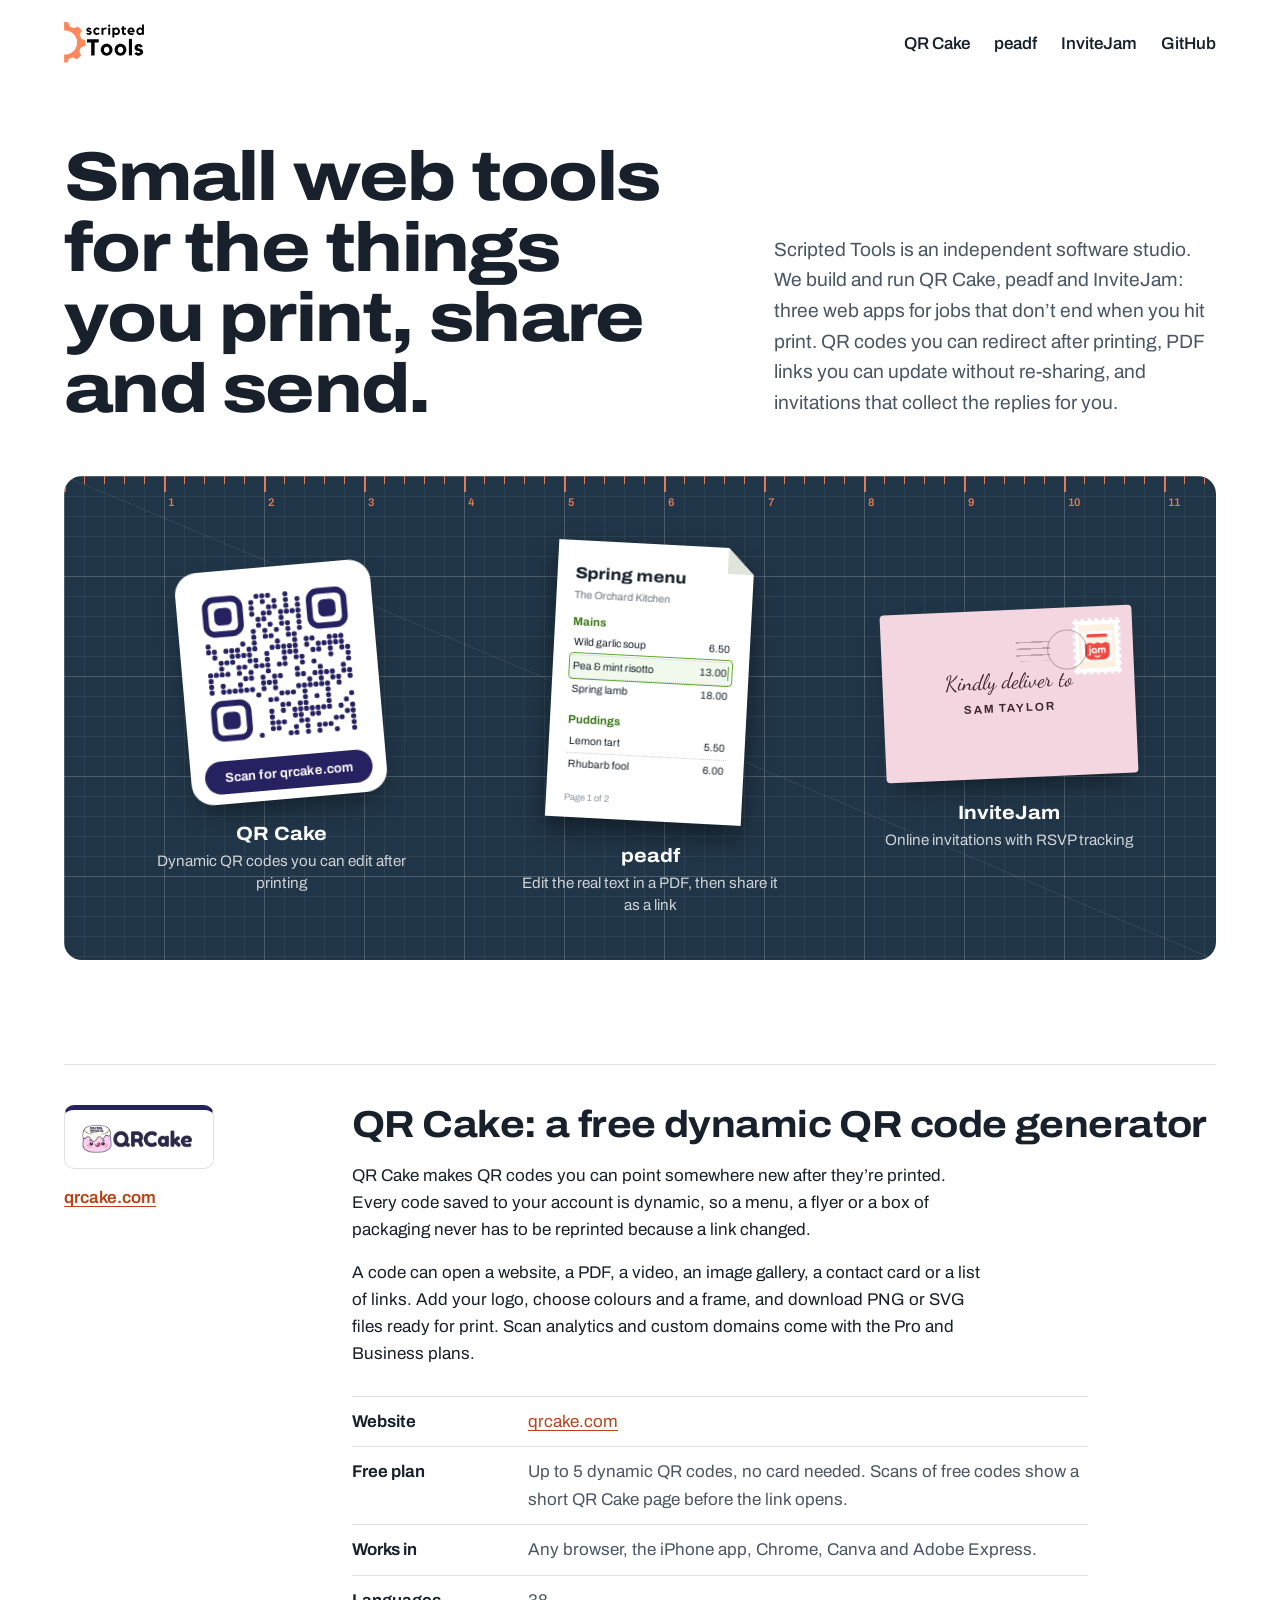
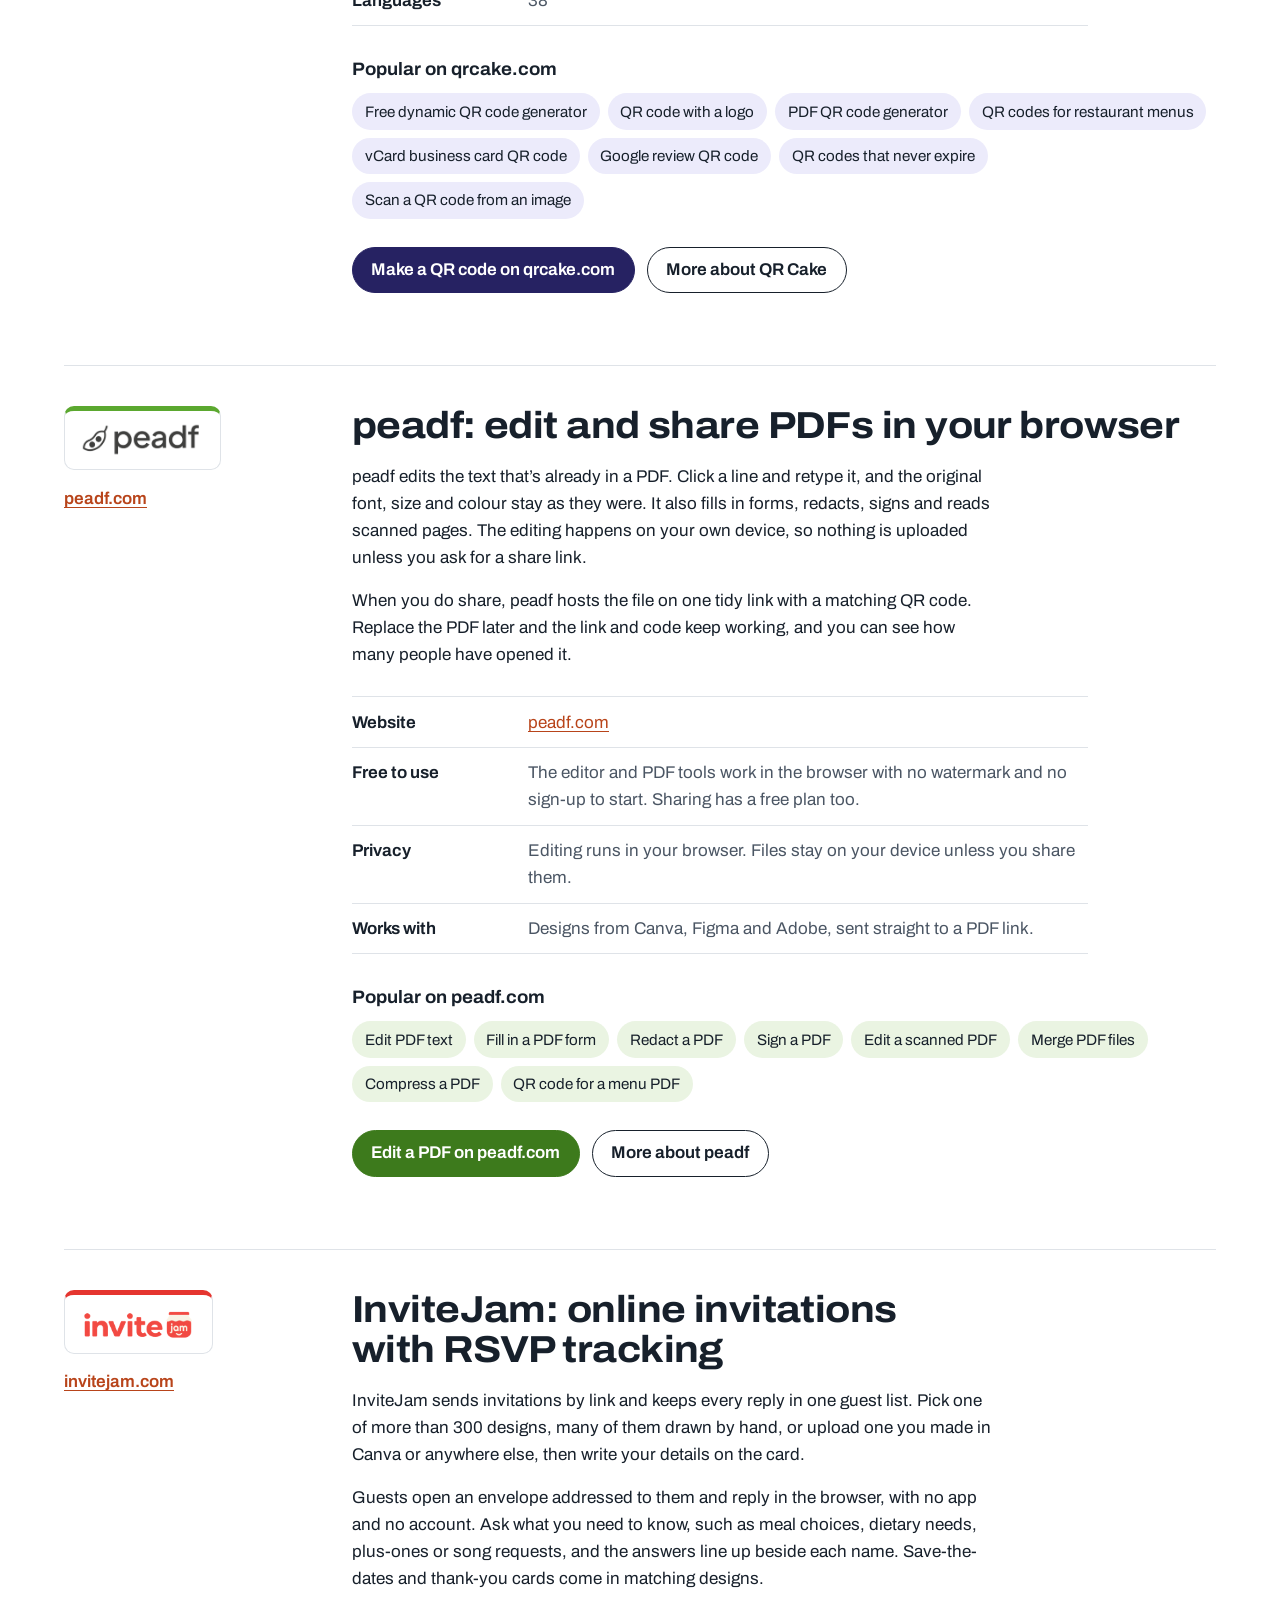
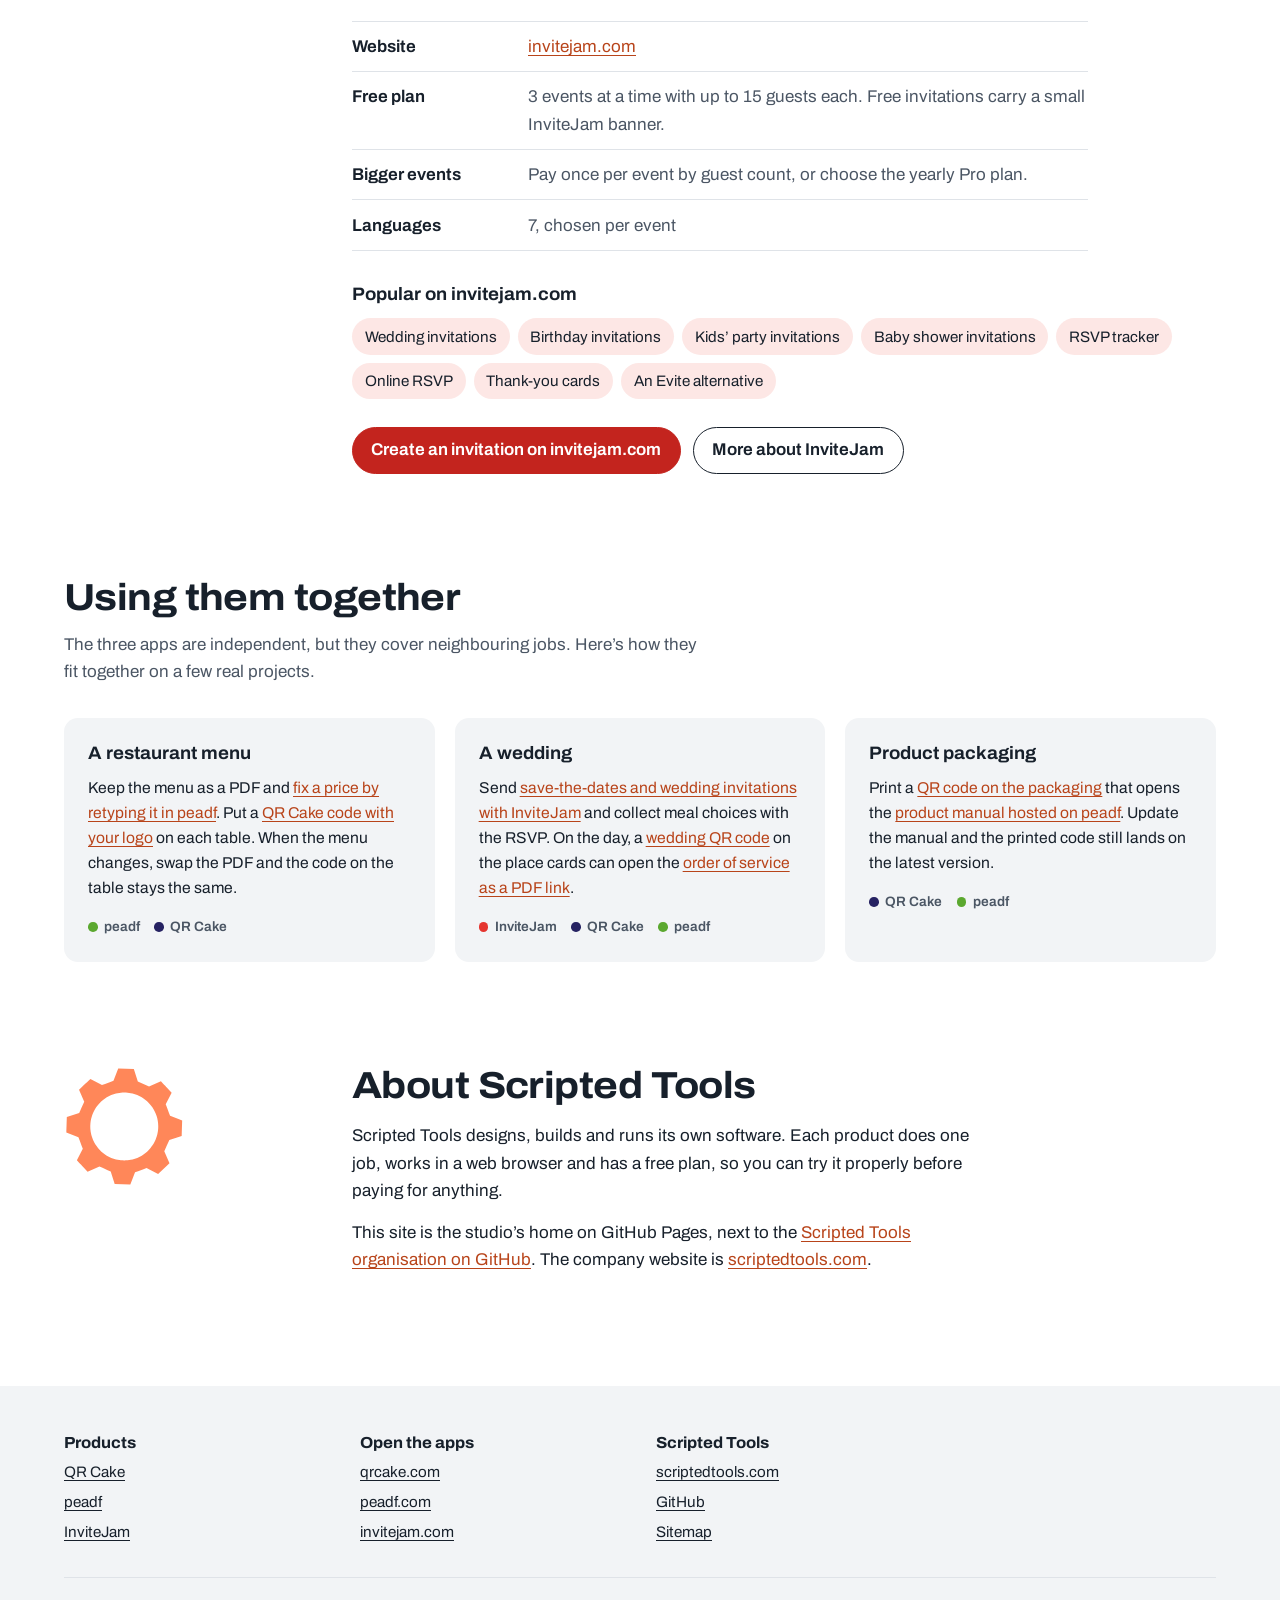
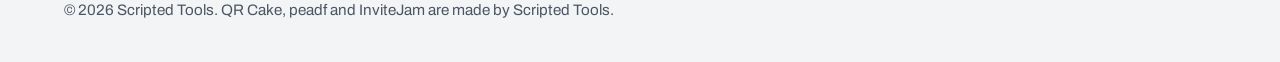
<file: index.html>
<!doctype html>
<html lang="en-GB">
<head>
  <meta charset="utf-8">
  <meta name="viewport" content="width=device-width, initial-scale=1">
  <title>Scripted Tools: makers of QR Cake, peadf and InviteJam</title>
  <meta name="description" content="Scripted Tools makes QR Cake for dynamic QR codes, peadf for editing and sharing PDFs, and InviteJam for online invitations with RSVP tracking.">
  <link rel="canonical" href="https://scriptedtools.github.io/">
  <meta name="robots" content="index, follow, max-image-preview:large">
  <meta name="theme-color" content="#203547">
  <meta name="google-site-verification" content="hja8VqF93o8bO5CtLhzln7C3ridNNvnNjUY9ZBJnaio">

  <meta property="og:type" content="website">
  <meta property="og:site_name" content="Scripted Tools">
  <meta property="og:locale" content="en_GB">
  <meta property="og:url" content="https://scriptedtools.github.io/">
  <meta property="og:title" content="Scripted Tools: makers of QR Cake, peadf and InviteJam">
  <meta property="og:description" content="Small web tools for the things you print, share and send: dynamic QR codes, PDF editing and sharing, and online invitations with RSVPs.">
  <meta property="og:image" content="https://scriptedtools.github.io/assets/og/home.png">
  <meta property="og:image:width" content="1200">
  <meta property="og:image:height" content="630">
  <meta property="og:image:alt" content="A QR code sticker, a PDF menu and an invitation envelope on a cutting mat">
  <meta name="twitter:card" content="summary_large_image">

  <link rel="icon" href="/favicon.svg" type="image/svg+xml">
  <link rel="icon" href="/favicon-32.png" sizes="32x32" type="image/png">
  <link rel="apple-touch-icon" href="/apple-touch-icon.png">
  <link rel="preconnect" href="https://fonts.googleapis.com">
  <link rel="preconnect" href="https://fonts.gstatic.com" crossorigin>
  <link rel="stylesheet" href="https://fonts.googleapis.com/css2?family=Archivo:wdth,wght@62..125,100..900&display=swap">
  <link rel="stylesheet" href="https://fonts.googleapis.com/css2?family=Dancing+Script:wght@500&text=Kindly%20deliver%20to&display=swap">
  <link rel="stylesheet" href="/assets/site.css">

  <script type="application/ld+json">
  {
    "@context": "https://schema.org",
    "@graph": [
      {
        "@type": "Organization",
        "@id": "https://scriptedtools.com/#organization",
        "name": "Scripted Tools",
        "alternateName": "ScriptedTools",
        "url": "https://scriptedtools.com",
        "logo": "https://scriptedtools.com/logo.svg",
        "sameAs": ["https://github.com/scriptedtools", "https://scriptedtools.github.io/"],
        "subOrganization": [
          { "@id": "https://qrcake.com/#organization" },
          { "@id": "https://peadf.com/#organization" },
          { "@id": "https://invitejam.com/#organization" }
        ]
      },
      {
        "@type": "Organization",
        "@id": "https://qrcake.com/#organization",
        "name": "QR Cake",
        "url": "https://qrcake.com",
        "parentOrganization": { "@id": "https://scriptedtools.com/#organization" }
      },
      {
        "@type": "Organization",
        "@id": "https://peadf.com/#organization",
        "name": "peadf",
        "url": "https://peadf.com",
        "parentOrganization": { "@id": "https://scriptedtools.com/#organization" }
      },
      {
        "@type": "Organization",
        "@id": "https://invitejam.com/#organization",
        "name": "InviteJam",
        "url": "https://invitejam.com",
        "parentOrganization": { "@id": "https://scriptedtools.com/#organization" }
      },
      {
        "@type": "WebSite",
        "@id": "https://scriptedtools.github.io/#website",
        "url": "https://scriptedtools.github.io/",
        "name": "Scripted Tools",
        "inLanguage": "en-GB",
        "publisher": { "@id": "https://scriptedtools.com/#organization" }
      },
      {
        "@type": "WebPage",
        "@id": "https://scriptedtools.github.io/#webpage",
        "url": "https://scriptedtools.github.io/",
        "name": "Scripted Tools: makers of QR Cake, peadf and InviteJam",
        "isPartOf": { "@id": "https://scriptedtools.github.io/#website" },
        "about": { "@id": "https://scriptedtools.com/#organization" },
        "mainEntity": { "@id": "https://scriptedtools.github.io/#products" }
      },
      {
        "@type": "ItemList",
        "@id": "https://scriptedtools.github.io/#products",
        "name": "Products by Scripted Tools",
        "itemListElement": [
          { "@type": "ListItem", "position": 1, "item": { "@id": "https://scriptedtools.github.io/qr-cake/#software" } },
          { "@type": "ListItem", "position": 2, "item": { "@id": "https://scriptedtools.github.io/peadf/#software" } },
          { "@type": "ListItem", "position": 3, "item": { "@id": "https://scriptedtools.github.io/invitejam/#software" } }
        ]
      },
      {
        "@type": "SoftwareApplication",
        "@id": "https://scriptedtools.github.io/qr-cake/#software",
        "name": "QR Cake",
        "url": "https://qrcake.com/",
        "description": "Free dynamic QR code generator. Add a logo, change where a code points after printing and manage every code in one dashboard.",
        "applicationCategory": "BusinessApplication",
        "operatingSystem": "Web, iOS",
        "offers": { "@type": "Offer", "price": "0", "priceCurrency": "GBP" },
        "publisher": { "@id": "https://qrcake.com/#organization" },
        "creator": { "@id": "https://scriptedtools.com/#organization" }
      },
      {
        "@type": "SoftwareApplication",
        "@id": "https://scriptedtools.github.io/peadf/#software",
        "name": "peadf",
        "url": "https://peadf.com/",
        "description": "Edit the real text in a PDF, fill forms, redact and sign in your browser, then share the file as a link and QR code that never change.",
        "applicationCategory": "BusinessApplication",
        "operatingSystem": "Web",
        "offers": { "@type": "Offer", "price": "0", "priceCurrency": "GBP" },
        "publisher": { "@id": "https://peadf.com/#organization" },
        "creator": { "@id": "https://scriptedtools.com/#organization" }
      },
      {
        "@type": "SoftwareApplication",
        "@id": "https://scriptedtools.github.io/invitejam/#software",
        "name": "InviteJam",
        "url": "https://invitejam.com/",
        "description": "Online invitations with RSVP tracking. Pick a design or upload your own, share one link and keep every reply in one guest list.",
        "applicationCategory": "LifestyleApplication",
        "operatingSystem": "Web",
        "offers": { "@type": "Offer", "price": "0", "priceCurrency": "GBP" },
        "publisher": { "@id": "https://invitejam.com/#organization" },
        "creator": { "@id": "https://scriptedtools.com/#organization" }
      }
    ]
  }
  </script>
</head>
<body>
  <a class="skip" href="#main">Skip to content</a>

  <header class="site-head">
    <div class="wrap">
      <a class="brand" href="/" aria-label="Scripted Tools home">
        <picture>
          <source srcset="/assets/img/scripted-tools-logo-light.svg" media="(prefers-color-scheme: dark)">
          <img src="/assets/img/scripted-tools-logo.svg" alt="Scripted Tools" width="92" height="51">
        </picture>
      </a>
      <nav class="site-nav" aria-label="Main">
        <ul>
          <li><a href="/qr-cake/">QR Cake</a></li>
          <li><a href="/peadf/">peadf</a></li>
          <li><a href="/invitejam/">InviteJam</a></li>
          <li><a href="https://github.com/scriptedtools">GitHub</a></li>
        </ul>
      </nav>
    </div>
  </header>

  <main id="main">
    <section class="hero wrap" aria-labelledby="hero-title">
      <div class="hero__intro">
        <h1 id="hero-title">Small web tools for the things you print, share and send.</h1>
        <p class="lede">Scripted Tools is an independent software studio. We build and run QR Cake, peadf and InviteJam: three web apps for jobs that don’t end when you hit print. QR codes you can redirect after printing, PDF links you can update without re-sharing, and invitations that collect the replies for you.</p>
      </div>

      <div class="mat">
        <ol class="ruler" aria-hidden="true">
          <li>0</li><li>1</li><li>2</li><li>3</li><li>4</li><li>5</li><li>6</li><li>7</li><li>8</li><li>9</li><li>10</li><li>11</li><li>12</li><li>13</li>
        </ol>
        <ul class="desk">
          <li>
            <a class="item" href="/qr-cake/" style="--rot: -5deg">
              <span class="obj sticker" aria-hidden="true">
                <img src="/assets/img/qrcake-qr.svg" alt="" width="168" height="168">
                <span class="frame">Scan for qrcake.com</span>
              </span>
              <span class="caption"><b>QR Cake</b><span>Dynamic QR codes you can edit after printing</span></span>
            </a>
          </li>
          <li>
            <a class="item" href="/peadf/" style="--rot: 3deg">
              <span class="obj paper" aria-hidden="true"><span class="sheet">
                <span class="title">Spring menu</span>
                <span class="sub">The Orchard Kitchen</span>
                <span class="head">Mains</span>
                <span class="row"><span>Wild garlic soup</span><span>6.50</span></span>
                <span class="row edit"><span>Pea &amp; mint risotto</span><i>13.00</i></span>
                <span class="row"><span>Spring lamb</span><span>18.00</span></span>
                <span class="head">Puddings</span>
                <span class="row"><span>Lemon tart</span><span>5.50</span></span>
                <span class="row"><span>Rhubarb fool</span><span>6.00</span></span>
                <span class="foot">Page 1 of 2</span></span>
              </span>
              <span class="caption"><b>peadf</b><span>Edit the real text in a PDF, then share it as a link</span></span>
            </a>
          </li>
          <li>
            <a class="item" href="/invitejam/" style="--rot: -2.5deg">
              <span class="obj envelope" aria-hidden="true">
                <span class="stamp"><img src="/assets/img/invitejam-icon.png" alt="" width="40" height="48"></span>
                <span class="postmark"></span>
                <span class="to">Kindly deliver to</span>
                <span class="name">SAM TAYLOR</span>
              </span>
              <span class="caption"><b>InviteJam</b><span>Online invitations with RSVP tracking</span></span>
            </a>
          </li>
        </ul>
      </div>
    </section>

    <div class="wrap section">
      <section class="product p-qr" id="qr-cake" aria-labelledby="qr-cake-title">
        <div class="product__side">
          <span class="label"><img src="/assets/img/qr-cake-logo.png" alt="QR Cake logo" width="117" height="34"></span><br>
          <a class="domain" href="https://qrcake.com/">qrcake.com</a>
        </div>
        <div>
          <h2 id="qr-cake-title">QR Cake: a free dynamic QR code generator</h2>
          <p>QR Cake makes QR codes you can point somewhere new after they’re printed. Every code saved to your account is dynamic, so a menu, a flyer or a box of packaging never has to be reprinted because a link changed.</p>
          <p>A code can open a website, a PDF, a video, an image gallery, a contact card or a list of links. Add your logo, choose colours and a frame, and download PNG or SVG files ready for print. Scan analytics and custom domains come with the Pro and Business plans.</p>
          <dl class="facts">
            <div><dt>Website</dt><dd><a href="https://qrcake.com/">qrcake.com</a></dd></div>
            <div><dt>Free plan</dt><dd>Up to 5 dynamic QR codes, no card needed. Scans of free codes show a short QR Cake page before the link opens.</dd></div>
            <div><dt>Works in</dt><dd>Any browser, the iPhone app, Chrome, Canva and Adobe Express.</dd></div>
            <div><dt>Languages</dt><dd>38</dd></div>
          </dl>
          <h3>Popular on qrcake.com</h3>
          <ul class="links">
            <li><a href="https://qrcake.com/free-dynamic-qr-code-generator">Free dynamic QR code generator</a></li>
            <li><a href="https://qrcake.com/qr-code-with-logo">QR code with a logo</a></li>
            <li><a href="https://qrcake.com/pdf-qr-code-generator">PDF QR code generator</a></li>
            <li><a href="https://qrcake.com/qr-codes-for-restaurant-menus">QR codes for restaurant menus</a></li>
            <li><a href="https://qrcake.com/vcard-qr-code-generator">vCard business card QR code</a></li>
            <li><a href="https://qrcake.com/review-qr-code-generator">Google review QR code</a></li>
            <li><a href="https://qrcake.com/qr-code-generator-no-expiry">QR codes that never expire</a></li>
            <li><a href="https://qrcake.com/scan-qr-code-from-image">Scan a QR code from an image</a></li>
          </ul>
          <p class="actions">
            <a class="btn btn--solid" href="https://qrcake.com/">Make a QR code on qrcake.com</a>
            <a class="btn" href="/qr-cake/">More about QR Cake</a>
          </p>
        </div>
      </section>

      <section class="product p-pea" id="peadf" aria-labelledby="peadf-title">
        <div class="product__side">
          <span class="label"><img src="/assets/img/peadf-logo.png" alt="peadf logo" width="122" height="34"></span><br>
          <a class="domain" href="https://peadf.com/">peadf.com</a>
        </div>
        <div>
          <h2 id="peadf-title">peadf: edit and share PDFs in your browser</h2>
          <p>peadf edits the text that’s already in a PDF. Click a line and retype it, and the original font, size and colour stay as they were. It also fills in forms, redacts, signs and reads scanned pages. The editing happens on your own device, so nothing is uploaded unless you ask for a share link.</p>
          <p>When you do share, peadf hosts the file on one tidy link with a matching QR code. Replace the PDF later and the link and code keep working, and you can see how many people have opened it.</p>
          <dl class="facts">
            <div><dt>Website</dt><dd><a href="https://peadf.com/">peadf.com</a></dd></div>
            <div><dt>Free to use</dt><dd>The editor and PDF tools work in the browser with no watermark and no sign-up to start. Sharing has a free plan too.</dd></div>
            <div><dt>Privacy</dt><dd>Editing runs in your browser. Files stay on your device unless you share them.</dd></div>
            <div><dt>Works with</dt><dd>Designs from Canva, Figma and Adobe, sent straight to a PDF link.</dd></div>
          </dl>
          <h3>Popular on peadf.com</h3>
          <ul class="links">
            <li><a href="https://peadf.com/tools/edit-pdf-text">Edit PDF text</a></li>
            <li><a href="https://peadf.com/tools/fill-pdf">Fill in a PDF form</a></li>
            <li><a href="https://peadf.com/tools/redact-pdf">Redact a PDF</a></li>
            <li><a href="https://peadf.com/tools/sign-pdf">Sign a PDF</a></li>
            <li><a href="https://peadf.com/tools/edit-scanned-pdf">Edit a scanned PDF</a></li>
            <li><a href="https://peadf.com/tools/merge-pdf">Merge PDF files</a></li>
            <li><a href="https://peadf.com/tools/compress-pdf">Compress a PDF</a></li>
            <li><a href="https://peadf.com/use-cases/qr-code-for-restaurant-menu">QR code for a menu PDF</a></li>
          </ul>
          <p class="actions">
            <a class="btn btn--solid" href="https://peadf.com/">Edit a PDF on peadf.com</a>
            <a class="btn" href="/peadf/">More about peadf</a>
          </p>
        </div>
      </section>

      <section class="product p-jam" id="invitejam" aria-labelledby="invitejam-title">
        <div class="product__side">
          <span class="label"><img src="/assets/img/invitejam-logo.png" alt="InviteJam logo" width="115" height="34"></span><br>
          <a class="domain" href="https://invitejam.com/">invitejam.com</a>
        </div>
        <div>
          <h2 id="invitejam-title">InviteJam: online invitations with RSVP tracking</h2>
          <p>InviteJam sends invitations by link and keeps every reply in one guest list. Pick one of more than 300 designs, many of them drawn by hand, or upload one you made in Canva or anywhere else, then write your details on the card.</p>
          <p>Guests open an envelope addressed to them and reply in the browser, with no app and no account. Ask what you need to know, such as meal choices, dietary needs, plus-ones or song requests, and the answers line up beside each name. Save-the-dates and thank-you cards come in matching designs.</p>
          <dl class="facts">
            <div><dt>Website</dt><dd><a href="https://invitejam.com/">invitejam.com</a></dd></div>
            <div><dt>Free plan</dt><dd>3 events at a time with up to 15 guests each. Free invitations carry a small InviteJam banner.</dd></div>
            <div><dt>Bigger events</dt><dd>Pay once per event by guest count, or choose the yearly Pro plan.</dd></div>
            <div><dt>Languages</dt><dd>7, chosen per event</dd></div>
          </dl>
          <h3>Popular on invitejam.com</h3>
          <ul class="links">
            <li><a href="https://invitejam.com/invitations/wedding">Wedding invitations</a></li>
            <li><a href="https://invitejam.com/invitations/birthday">Birthday invitations</a></li>
            <li><a href="https://invitejam.com/invitations/kids-party">Kids’ party invitations</a></li>
            <li><a href="https://invitejam.com/invitations/baby-shower">Baby shower invitations</a></li>
            <li><a href="https://invitejam.com/rsvp-tracker">RSVP tracker</a></li>
            <li><a href="https://invitejam.com/online-rsvp">Online RSVP</a></li>
            <li><a href="https://invitejam.com/thank-you-letters">Thank-you cards</a></li>
            <li><a href="https://invitejam.com/evite-alternative">An Evite alternative</a></li>
          </ul>
          <p class="actions">
            <a class="btn btn--solid" href="https://invitejam.com/">Create an invitation on invitejam.com</a>
            <a class="btn" href="/invitejam/">More about InviteJam</a>
          </p>
        </div>
      </section>
    </div>

    <section class="wrap section" aria-labelledby="together-title">
      <header>
        <h2 id="together-title">Using them together</h2>
        <p>The three apps are independent, but they cover neighbouring jobs. Here’s how they fit together on a few real projects.</p>
      </header>
      <div class="together">
        <article>
          <h3>A restaurant menu</h3>
          <p>Keep the menu as a PDF and <a href="https://peadf.com/for/edit-menu-pdf">fix a price by retyping it in peadf</a>. Put a <a href="https://qrcake.com/qr-codes-for-restaurant-menus">QR Cake code with your logo</a> on each table. When the menu changes, swap the PDF and the code on the table stays the same.</p>
          <ul class="uses"><li class="p-pea">peadf</li><li class="p-qr">QR Cake</li></ul>
        </article>
        <article>
          <h3>A wedding</h3>
          <p>Send <a href="https://invitejam.com/invitations/wedding">save-the-dates and wedding invitations with InviteJam</a> and collect meal choices with the RSVP. On the day, a <a href="https://qrcake.com/wedding-qr-code-generator">wedding QR code</a> on the place cards can open the <a href="https://peadf.com/use-cases/wedding-pdf-qr-code">order of service as a PDF link</a>.</p>
          <ul class="uses"><li class="p-jam">InviteJam</li><li class="p-qr">QR Cake</li><li class="p-pea">peadf</li></ul>
        </article>
        <article>
          <h3>Product packaging</h3>
          <p>Print a <a href="https://qrcake.com/qr-codes-for-packaging">QR code on the packaging</a> that opens the <a href="https://peadf.com/use-cases/product-manual-qr-code">product manual hosted on peadf</a>. Update the manual and the printed code still lands on the latest version.</p>
          <ul class="uses"><li class="p-qr">QR Cake</li><li class="p-pea">peadf</li></ul>
        </article>
      </div>
    </section>

    <section class="wrap section about" aria-labelledby="about-title">
      <div>
        <img class="gear" src="/favicon.svg" alt="" width="120" height="120">
      </div>
      <div>
        <h2 id="about-title">About Scripted Tools</h2>
        <p style="margin-top: 1rem">Scripted Tools designs, builds and runs its own software. Each product does one job, works in a web browser and has a free plan, so you can try it properly before paying for anything.</p>
        <p>This site is the studio’s home on GitHub Pages, next to the <a href="https://github.com/scriptedtools">Scripted Tools organisation on GitHub</a>. The company website is <a href="https://scriptedtools.com/">scriptedtools.com</a>.</p>
      </div>
    </section>
  </main>

  <footer class="site-foot">
    <div class="wrap">
      <nav aria-labelledby="foot-products">
        <h2 id="foot-products">Products</h2>
        <ul>
          <li><a href="/qr-cake/">QR Cake</a></li>
          <li><a href="/peadf/">peadf</a></li>
          <li><a href="/invitejam/">InviteJam</a></li>
        </ul>
      </nav>
      <nav aria-labelledby="foot-apps">
        <h2 id="foot-apps">Open the apps</h2>
        <ul>
          <li><a href="https://qrcake.com/">qrcake.com</a></li>
          <li><a href="https://peadf.com/">peadf.com</a></li>
          <li><a href="https://invitejam.com/">invitejam.com</a></li>
        </ul>
      </nav>
      <nav aria-labelledby="foot-studio">
        <h2 id="foot-studio">Scripted Tools</h2>
        <ul>
          <li><a href="https://scriptedtools.com/">scriptedtools.com</a></li>
          <li><a href="https://github.com/scriptedtools">GitHub</a></li>
          <li><a href="/sitemap.xml">Sitemap</a></li>
        </ul>
      </nav>
      <p class="fine">© 2026 Scripted Tools. QR Cake, peadf and InviteJam are made by Scripted Tools.</p>
    </div>
  </footer>
</body>
</html>
</file>
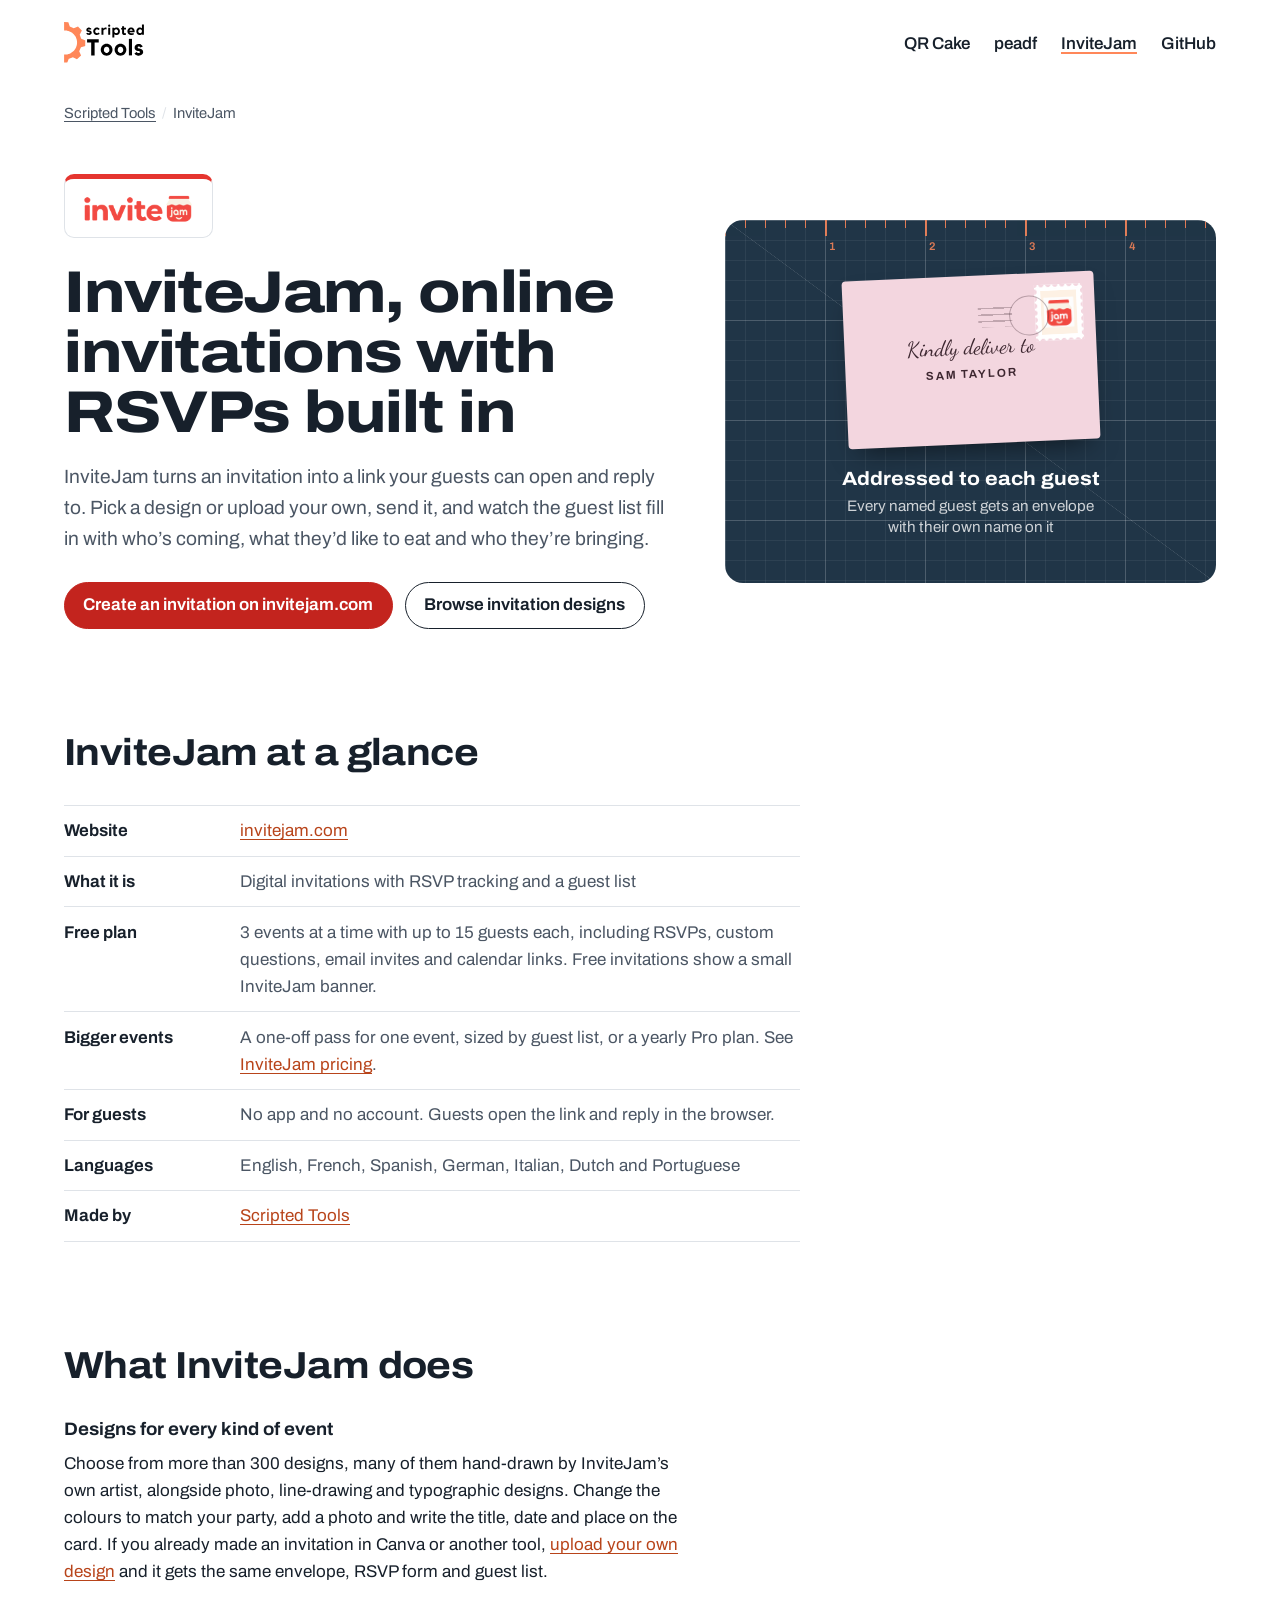
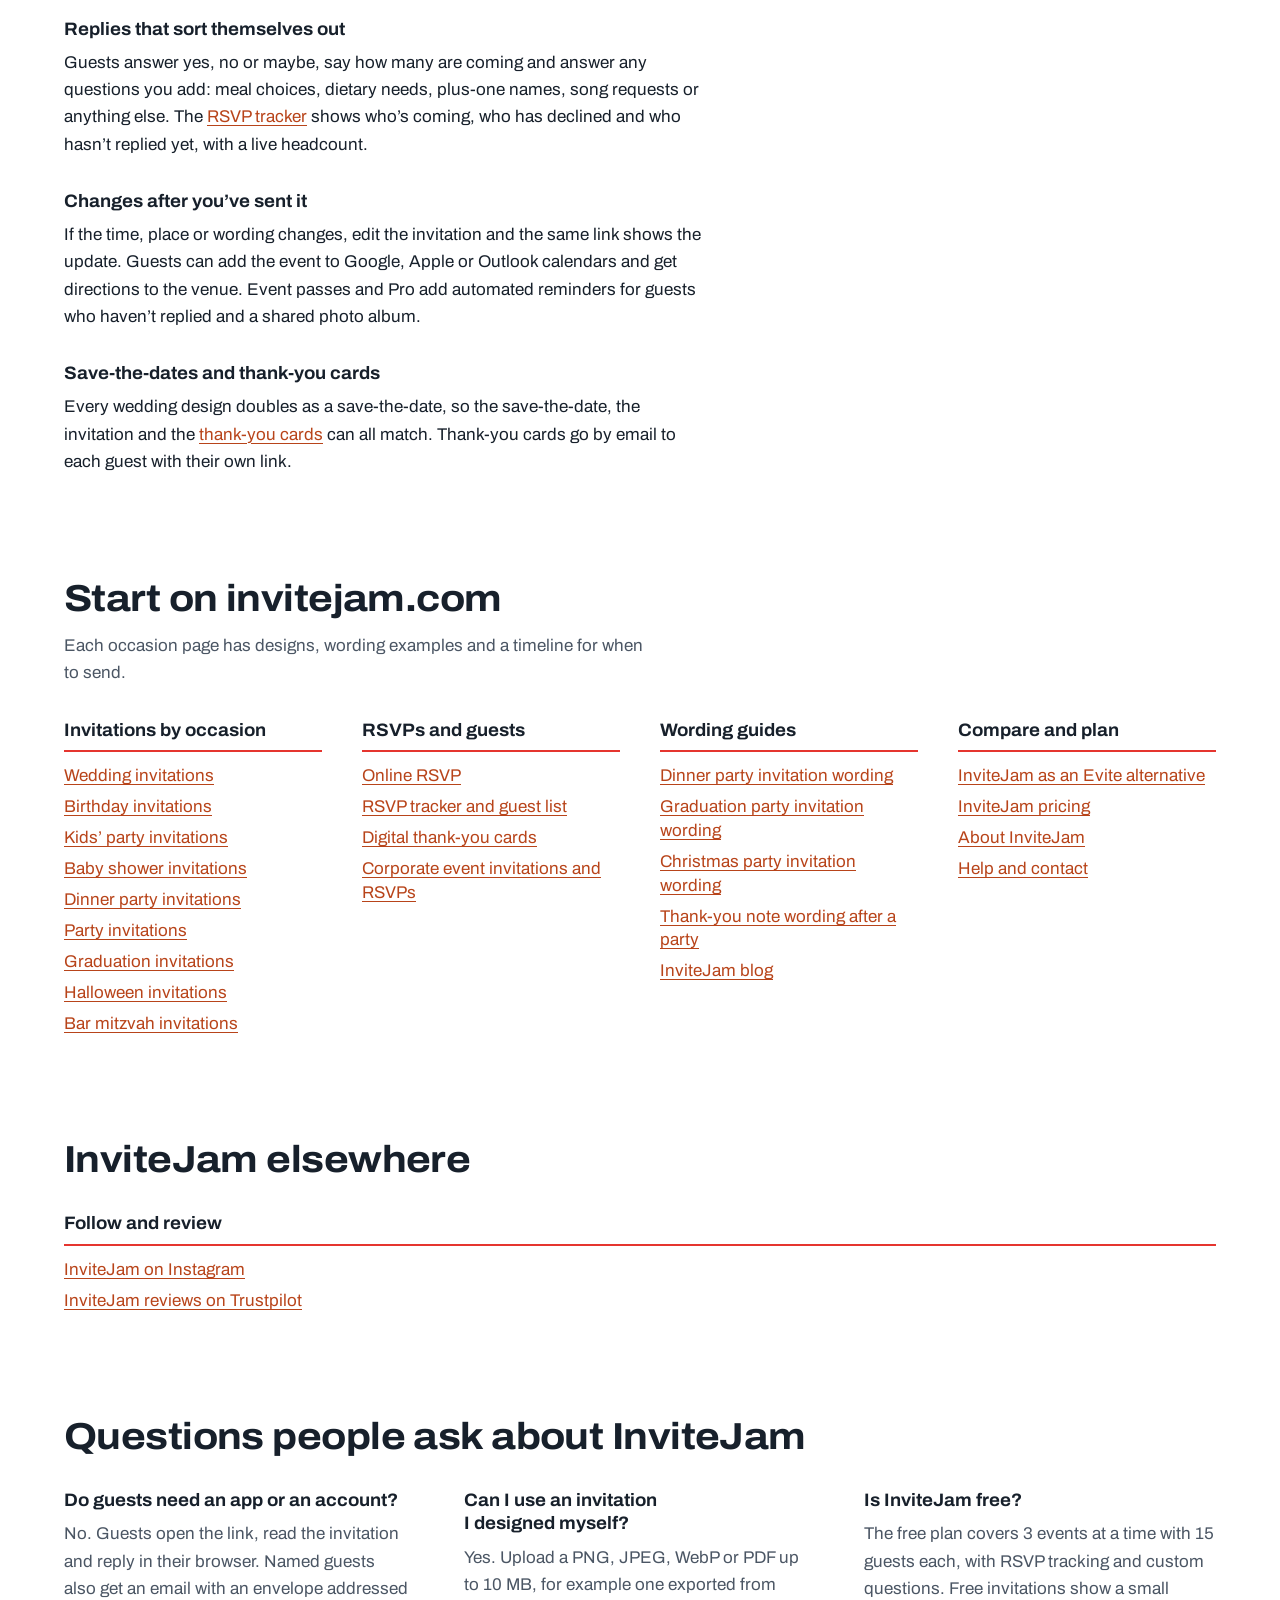
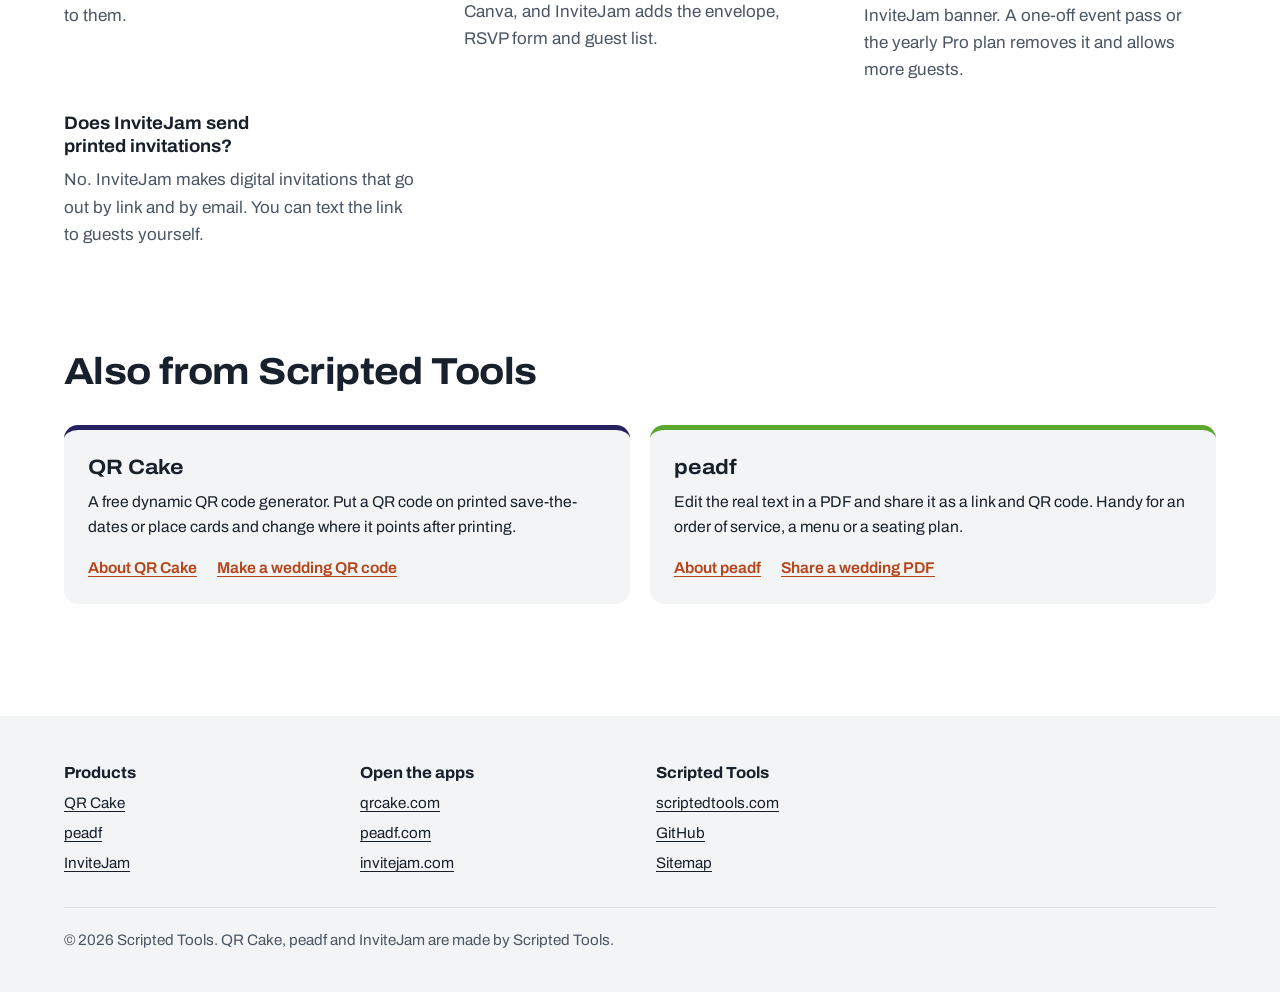
<file: invitejam/index.html>
<!doctype html>
<html lang="en-GB">
<head>
  <meta charset="utf-8">
  <meta name="viewport" content="width=device-width, initial-scale=1">
  <title>InviteJam: online invitations with RSVP tracking | Scripted Tools</title>
  <meta name="description" content="InviteJam by Scripted Tools makes online invitations with RSVP tracking. Pick a design or upload your own, share one link and track every reply.">
  <link rel="canonical" href="https://scriptedtools.github.io/invitejam/">
  <meta name="robots" content="index, follow, max-image-preview:large">
  <meta name="theme-color" content="#203547">

  <meta property="og:type" content="website">
  <meta property="og:site_name" content="Scripted Tools">
  <meta property="og:locale" content="en_GB">
  <meta property="og:url" content="https://scriptedtools.github.io/invitejam/">
  <meta property="og:title" content="InviteJam: online invitations with RSVP tracking">
  <meta property="og:description" content="Send invitations by link, let guests reply in the browser, and keep the guest list, meal choices and plus-ones in one place.">
  <meta property="og:image" content="https://scriptedtools.github.io/assets/og/invitejam.png">
  <meta property="og:image:width" content="1200">
  <meta property="og:image:height" content="630">
  <meta property="og:image:alt" content="An InviteJam invitation envelope addressed to a guest, on a cutting mat">
  <meta name="twitter:card" content="summary_large_image">

  <link rel="icon" href="/favicon.svg" type="image/svg+xml">
  <link rel="icon" href="/favicon-32.png" sizes="32x32" type="image/png">
  <link rel="apple-touch-icon" href="/apple-touch-icon.png">
  <link rel="preconnect" href="https://fonts.googleapis.com">
  <link rel="preconnect" href="https://fonts.gstatic.com" crossorigin>
  <link rel="stylesheet" href="https://fonts.googleapis.com/css2?family=Archivo:wdth,wght@62..125,100..900&display=swap">
  <link rel="stylesheet" href="https://fonts.googleapis.com/css2?family=Dancing+Script:wght@500&text=Kindly%20deliver%20to&display=swap">
  <link rel="stylesheet" href="/assets/site.css">

  <script type="application/ld+json">
  {
    "@context": "https://schema.org",
    "@graph": [
      {
        "@type": "WebPage",
        "@id": "https://scriptedtools.github.io/invitejam/#webpage",
        "url": "https://scriptedtools.github.io/invitejam/",
        "name": "InviteJam: online invitations with RSVP tracking",
        "inLanguage": "en-GB",
        "isPartOf": { "@id": "https://scriptedtools.github.io/#website" },
        "about": { "@id": "https://scriptedtools.github.io/invitejam/#software" },
        "breadcrumb": { "@id": "https://scriptedtools.github.io/invitejam/#breadcrumb" },
        "primaryImageOfPage": "https://scriptedtools.github.io/assets/og/invitejam.png"
      },
      {
        "@type": "BreadcrumbList",
        "@id": "https://scriptedtools.github.io/invitejam/#breadcrumb",
        "itemListElement": [
          { "@type": "ListItem", "position": 1, "name": "Scripted Tools", "item": "https://scriptedtools.github.io/" },
          { "@type": "ListItem", "position": 2, "name": "InviteJam", "item": "https://scriptedtools.github.io/invitejam/" }
        ]
      },
      {
        "@type": "SoftwareApplication",
        "@id": "https://scriptedtools.github.io/invitejam/#software",
        "name": "InviteJam",
        "alternateName": "Invite Jam",
        "url": "https://invitejam.com/",
        "description": "InviteJam is an online invitation service with RSVP tracking. Hosts pick one of more than 300 designs or upload their own, share one link, and keep the guest list, replies and answers to their own questions together. Guests reply in the browser with no app or account.",
        "applicationCategory": "LifestyleApplication",
        "operatingSystem": "Web",
        "image": "https://scriptedtools.github.io/assets/img/invitejam-icon.png",
        "offers": { "@type": "Offer", "price": "0", "priceCurrency": "GBP", "description": "Free plan with 3 events at a time and 15 guests each" },
        "featureList": [
          "More than 300 invitation designs, many hand-drawn",
          "Upload your own design from Canva or elsewhere",
          "RSVP tracking with a live headcount",
          "Custom RSVP questions for meal choices, dietary needs and plus-ones",
          "Wedding save-the-dates and thank-you cards",
          "Add to calendar for Google, Apple and Outlook",
          "Invitations in 7 languages"
        ],
        "publisher": { "@id": "https://invitejam.com/#organization" },
        "creator": { "@id": "https://scriptedtools.com/#organization" },
        "sameAs": [
          "https://www.instagram.com/invite.jam/",
          "https://www.trustpilot.com/review/invitejam.com"
        ]
      },
      {
        "@type": "Organization",
        "@id": "https://invitejam.com/#organization",
        "name": "InviteJam",
        "url": "https://invitejam.com",
        "parentOrganization": { "@id": "https://scriptedtools.com/#organization" }
      },
      {
        "@type": "Organization",
        "@id": "https://scriptedtools.com/#organization",
        "name": "Scripted Tools",
        "url": "https://scriptedtools.com",
        "sameAs": ["https://github.com/scriptedtools", "https://scriptedtools.github.io/"]
      }
    ]
  }
  </script>
</head>
<body class="p-jam">
  <a class="skip" href="#main">Skip to content</a>

  <header class="site-head">
    <div class="wrap">
      <a class="brand" href="/" aria-label="Scripted Tools home">
        <picture>
          <source srcset="/assets/img/scripted-tools-logo-light.svg" media="(prefers-color-scheme: dark)">
          <img src="/assets/img/scripted-tools-logo.svg" alt="Scripted Tools" width="92" height="51">
        </picture>
      </a>
      <nav class="site-nav" aria-label="Main">
        <ul>
          <li><a href="/qr-cake/">QR Cake</a></li>
          <li><a href="/peadf/">peadf</a></li>
          <li><a href="/invitejam/" aria-current="page">InviteJam</a></li>
          <li><a href="https://github.com/scriptedtools">GitHub</a></li>
        </ul>
      </nav>
    </div>
  </header>

  <main id="main" class="wrap">
    <nav class="crumbs" aria-label="Breadcrumb">
      <ol>
        <li><a href="/">Scripted Tools</a></li>
        <li><span aria-current="page">InviteJam</span></li>
      </ol>
    </nav>

    <section class="p-hero" aria-labelledby="title">
      <div>
        <span class="label"><img src="/assets/img/invitejam-logo.png" alt="InviteJam logo" width="153" height="45"></span>
        <h1 id="title">InviteJam, online invitations with RSVPs built in</h1>
        <p class="lede">InviteJam turns an invitation into a link your guests can open and reply to. Pick a design or upload your own, send it, and watch the guest list fill in with who’s coming, what they’d like to eat and who they’re bringing.</p>
        <p class="actions">
          <a class="btn btn--solid" href="https://invitejam.com/create">Create an invitation on invitejam.com</a>
          <a class="btn" href="https://invitejam.com/invitations">Browse invitation designs</a>
        </p>
      </div>
      <div class="mat">
        <ol class="ruler" aria-hidden="true"><li>0</li><li>1</li><li>2</li><li>3</li><li>4</li><li>5</li></ol>
        <a class="item" href="https://invitejam.com/" style="--rot: -2.5deg">
          <span class="obj envelope" aria-hidden="true">
            <span class="stamp"><img src="/assets/img/invitejam-icon.png" alt="" width="48" height="56"></span>
            <span class="postmark"></span>
            <span class="to">Kindly deliver to</span>
            <span class="name">SAM TAYLOR</span>
          </span>
          <span class="caption"><b>Addressed to each guest</b><span>Every named guest gets an envelope with their own name on it</span></span>
        </a>
      </div>
    </section>

    <section class="section" aria-labelledby="glance">
      <header><h2 id="glance">InviteJam at a glance</h2></header>
      <dl class="facts">
        <div><dt>Website</dt><dd><a href="https://invitejam.com/">invitejam.com</a></dd></div>
        <div><dt>What it is</dt><dd>Digital invitations with RSVP tracking and a guest list</dd></div>
        <div><dt>Free plan</dt><dd>3 events at a time with up to 15 guests each, including RSVPs, custom questions, email invites and calendar links. Free invitations show a small InviteJam banner.</dd></div>
        <div><dt>Bigger events</dt><dd>A one-off pass for one event, sized by guest list, or a yearly Pro plan. See <a href="https://invitejam.com/prices">InviteJam pricing</a>.</dd></div>
        <div><dt>For guests</dt><dd>No app and no account. Guests open the link and reply in the browser.</dd></div>
        <div><dt>Languages</dt><dd>English, French, Spanish, German, Italian, Dutch and Portuguese</dd></div>
        <div><dt>Made by</dt><dd><a href="/">Scripted Tools</a></dd></div>
      </dl>
    </section>

    <section class="section prose" aria-labelledby="what">
      <header><h2 id="what">What InviteJam does</h2></header>
      <h3>Designs for every kind of event</h3>
      <p>Choose from more than 300 designs, many of them hand-drawn by InviteJam’s own artist, alongside photo, line-drawing and typographic designs. Change the colours to match your party, add a photo and write the title, date and place on the card. If you already made an invitation in Canva or another tool, <a href="https://invitejam.com/create">upload your own design</a> and it gets the same envelope, RSVP form and guest list.</p>
      <h3>Replies that sort themselves out</h3>
      <p>Guests answer yes, no or maybe, say how many are coming and answer any questions you add: meal choices, dietary needs, plus-one names, song requests or anything else. The <a href="https://invitejam.com/rsvp-tracker">RSVP tracker</a> shows who’s coming, who has declined and who hasn’t replied yet, with a live headcount.</p>
      <h3>Changes after you’ve sent it</h3>
      <p>If the time, place or wording changes, edit the invitation and the same link shows the update. Guests can add the event to Google, Apple or Outlook calendars and get directions to the venue. Event passes and Pro add automated reminders for guests who haven’t replied and a shared photo album.</p>
      <h3>Save-the-dates and thank-you cards</h3>
      <p>Every wedding design doubles as a save-the-date, so the save-the-date, the invitation and the <a href="https://invitejam.com/thank-you-letters">thank-you cards</a> can all match. Thank-you cards go by email to each guest with their own link.</p>
    </section>

    <section class="section" aria-labelledby="start">
      <header>
        <h2 id="start">Start on invitejam.com</h2>
        <p>Each occasion page has designs, wording examples and a timeline for when to send.</p>
      </header>
      <div class="cols">
        <div>
          <h3>Invitations by occasion</h3>
          <ul>
            <li><a href="https://invitejam.com/invitations/wedding">Wedding invitations</a></li>
            <li><a href="https://invitejam.com/invitations/birthday">Birthday invitations</a></li>
            <li><a href="https://invitejam.com/invitations/kids-party">Kids’ party invitations</a></li>
            <li><a href="https://invitejam.com/invitations/baby-shower">Baby shower invitations</a></li>
            <li><a href="https://invitejam.com/invitations/dinner-party">Dinner party invitations</a></li>
            <li><a href="https://invitejam.com/invitations/party">Party invitations</a></li>
            <li><a href="https://invitejam.com/invitations/graduation">Graduation invitations</a></li>
            <li><a href="https://invitejam.com/invitations/halloween">Halloween invitations</a></li>
            <li><a href="https://invitejam.com/invitations/bar-mitzvah">Bar mitzvah invitations</a></li>
          </ul>
        </div>
        <div>
          <h3>RSVPs and guests</h3>
          <ul>
            <li><a href="https://invitejam.com/online-rsvp">Online RSVP</a></li>
            <li><a href="https://invitejam.com/rsvp-tracker">RSVP tracker and guest list</a></li>
            <li><a href="https://invitejam.com/thank-you-letters">Digital thank-you cards</a></li>
            <li><a href="https://invitejam.com/corporate-event-management">Corporate event invitations and RSVPs</a></li>
          </ul>
        </div>
        <div>
          <h3>Wording guides</h3>
          <ul>
            <li><a href="https://invitejam.com/blog/dinner-party-invitation-wording">Dinner party invitation wording</a></li>
            <li><a href="https://invitejam.com/blog/graduation-party-invitation-wording">Graduation party invitation wording</a></li>
            <li><a href="https://invitejam.com/blog/christmas-party-invitation-wording">Christmas party invitation wording</a></li>
            <li><a href="https://invitejam.com/blog/thank-you-note-wording-after-a-party">Thank-you note wording after a party</a></li>
            <li><a href="https://invitejam.com/blog">InviteJam blog</a></li>
          </ul>
        </div>
        <div>
          <h3>Compare and plan</h3>
          <ul>
            <li><a href="https://invitejam.com/evite-alternative">InviteJam as an Evite alternative</a></li>
            <li><a href="https://invitejam.com/prices">InviteJam pricing</a></li>
            <li><a href="https://invitejam.com/about">About InviteJam</a></li>
            <li><a href="https://invitejam.com/contact">Help and contact</a></li>
          </ul>
        </div>
      </div>
    </section>

    <section class="section" aria-labelledby="elsewhere">
      <header><h2 id="elsewhere">InviteJam elsewhere</h2></header>
      <div class="cols">
        <div>
          <h3>Follow and review</h3>
          <ul>
            <li><a href="https://www.instagram.com/invite.jam/">InviteJam on Instagram</a></li>
            <li><a href="https://www.trustpilot.com/review/invitejam.com">InviteJam reviews on Trustpilot</a></li>
          </ul>
        </div>
      </div>
    </section>

    <section class="section" aria-labelledby="faq">
      <header><h2 id="faq">Questions people ask about InviteJam</h2></header>
      <div class="qa">
        <div>
          <h3>Do guests need an app or an account?</h3>
          <p>No. Guests open the link, read the invitation and reply in their browser. Named guests also get an email with an envelope addressed to them.</p>
        </div>
        <div>
          <h3>Can I use an invitation I designed myself?</h3>
          <p>Yes. Upload a PNG, JPEG, WebP or PDF up to 10 MB, for example one exported from Canva, and InviteJam adds the envelope, RSVP form and guest list.</p>
        </div>
        <div>
          <h3>Is InviteJam free?</h3>
          <p>The free plan covers 3 events at a time with 15 guests each, with RSVP tracking and custom questions. Free invitations show a small InviteJam banner. A one-off event pass or the yearly Pro plan removes it and allows more guests.</p>
        </div>
        <div>
          <h3>Does InviteJam send printed invitations?</h3>
          <p>No. InviteJam makes digital invitations that go out by link and by email. You can text the link to guests yourself.</p>
        </div>
      </div>
    </section>

    <section class="section" aria-labelledby="more">
      <header><h2 id="more">Also from Scripted Tools</h2></header>
      <div class="siblings">
        <article class="p-qr">
          <h3>QR Cake</h3>
          <p>A free dynamic QR code generator. Put a QR code on printed save-the-dates or place cards and change where it points after printing.</p>
          <p class="more"><a href="/qr-cake/">About QR Cake</a><a href="https://qrcake.com/wedding-qr-code-generator">Make a wedding QR code</a></p>
        </article>
        <article class="p-pea">
          <h3>peadf</h3>
          <p>Edit the real text in a PDF and share it as a link and QR code. Handy for an order of service, a menu or a seating plan.</p>
          <p class="more"><a href="/peadf/">About peadf</a><a href="https://peadf.com/use-cases/wedding-pdf-qr-code">Share a wedding PDF</a></p>
        </article>
      </div>
    </section>
  </main>

  <footer class="site-foot">
    <div class="wrap">
      <nav aria-labelledby="foot-products">
        <h2 id="foot-products">Products</h2>
        <ul>
          <li><a href="/qr-cake/">QR Cake</a></li>
          <li><a href="/peadf/">peadf</a></li>
          <li><a href="/invitejam/">InviteJam</a></li>
        </ul>
      </nav>
      <nav aria-labelledby="foot-apps">
        <h2 id="foot-apps">Open the apps</h2>
        <ul>
          <li><a href="https://qrcake.com/">qrcake.com</a></li>
          <li><a href="https://peadf.com/">peadf.com</a></li>
          <li><a href="https://invitejam.com/">invitejam.com</a></li>
        </ul>
      </nav>
      <nav aria-labelledby="foot-studio">
        <h2 id="foot-studio">Scripted Tools</h2>
        <ul>
          <li><a href="https://scriptedtools.com/">scriptedtools.com</a></li>
          <li><a href="https://github.com/scriptedtools">GitHub</a></li>
          <li><a href="/sitemap.xml">Sitemap</a></li>
        </ul>
      </nav>
      <p class="fine">© 2026 Scripted Tools. QR Cake, peadf and InviteJam are made by Scripted Tools.</p>
    </div>
  </footer>
</body>
</html>
</file>
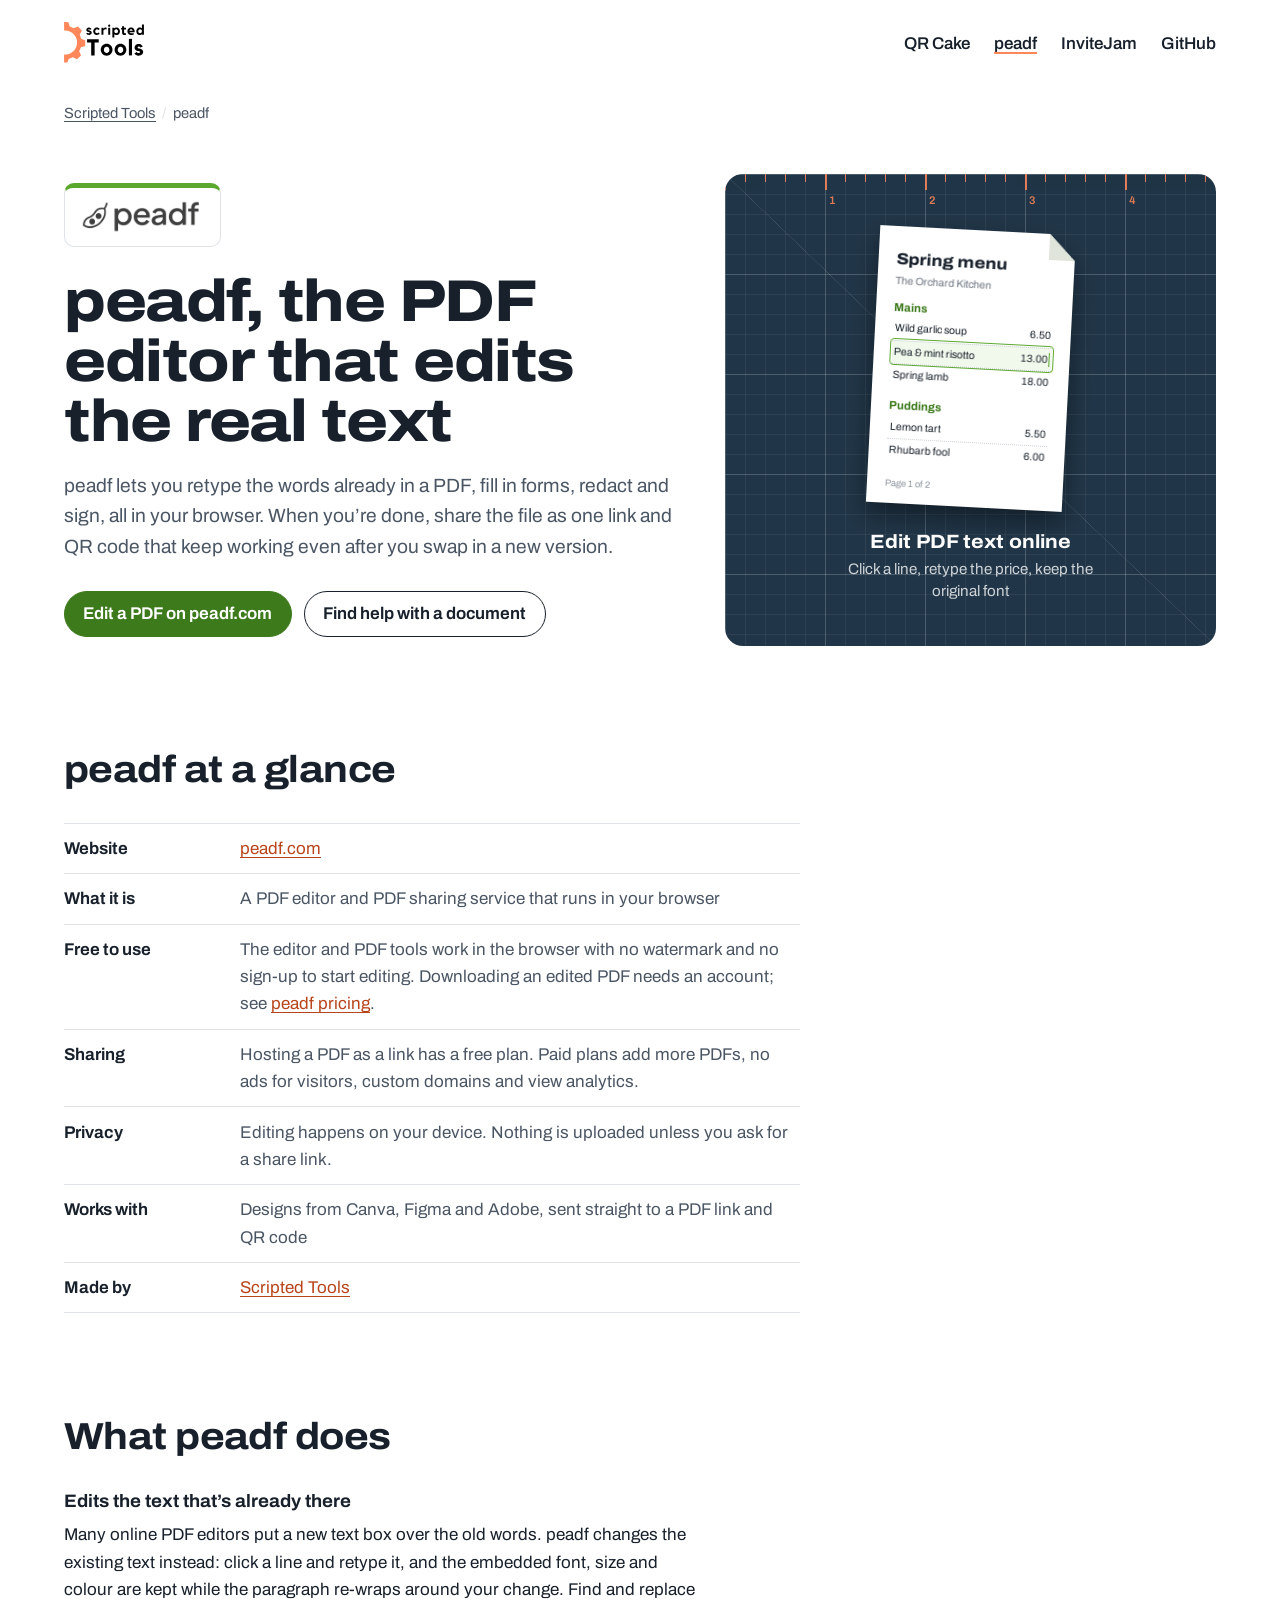
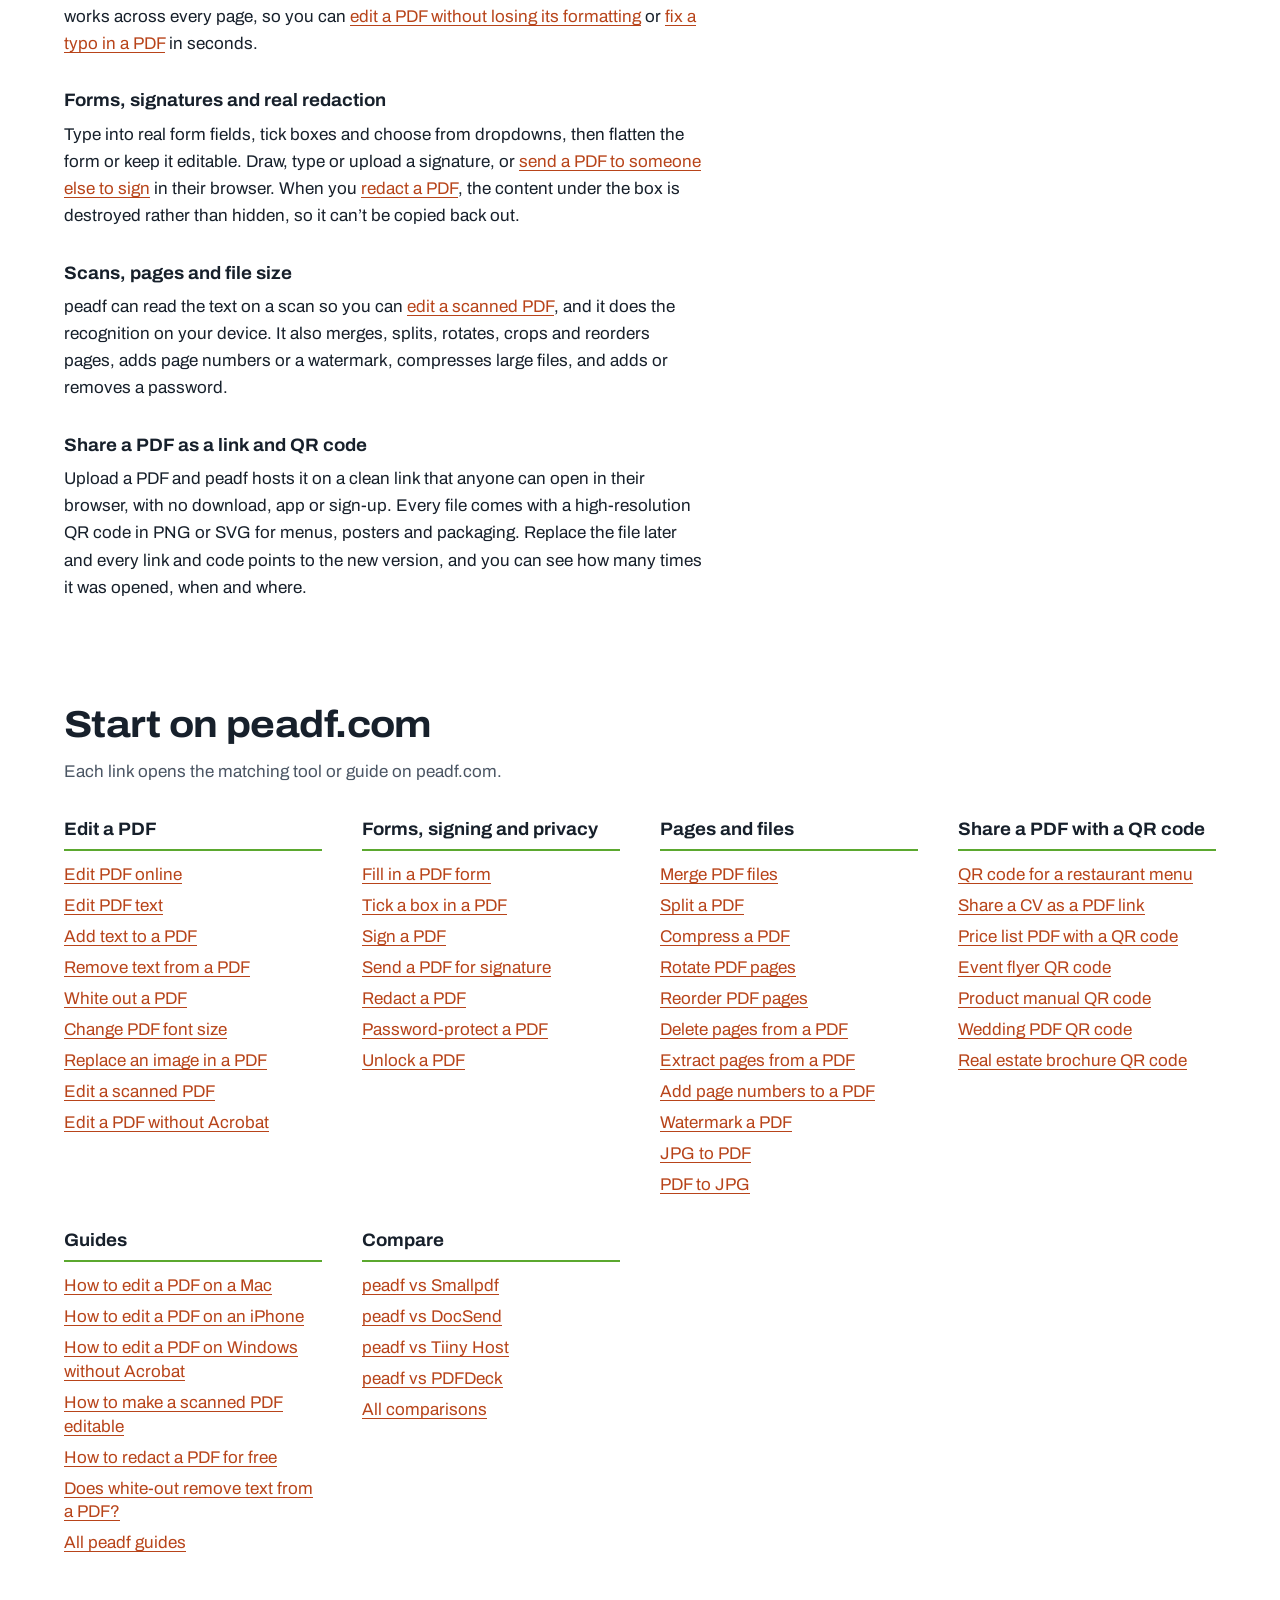
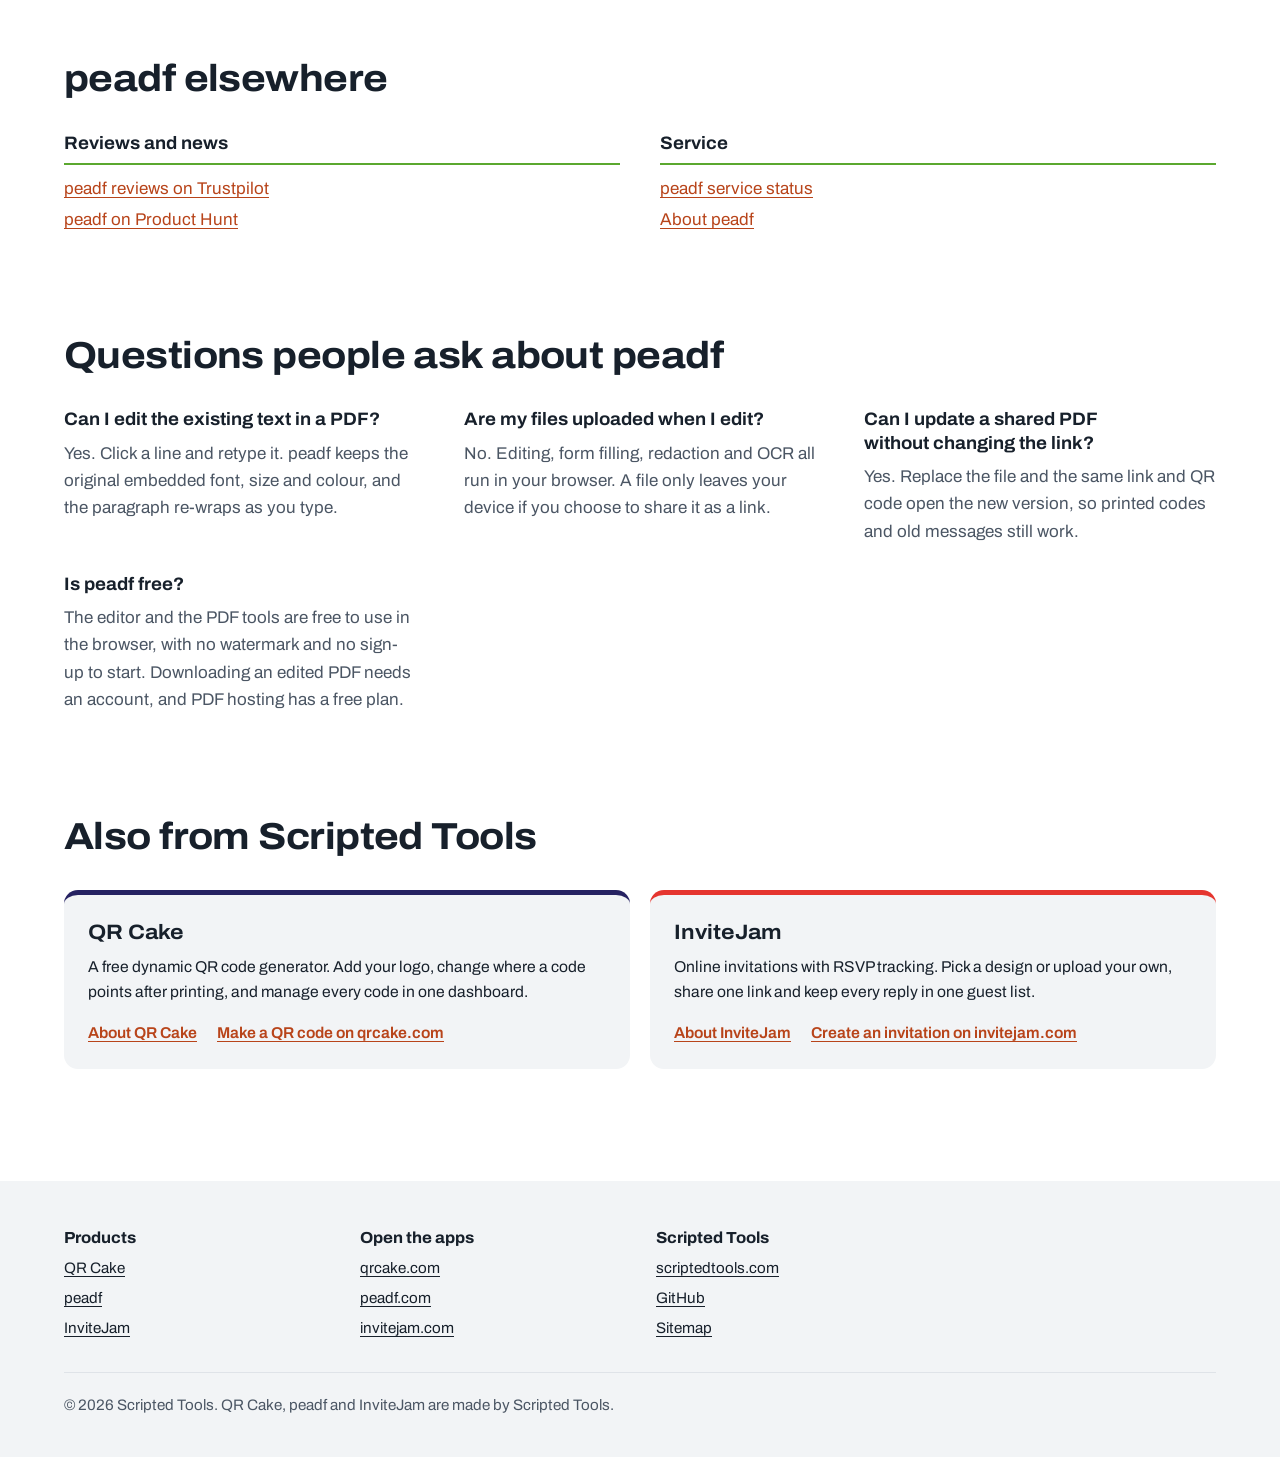
<file: peadf/index.html>
<!doctype html>
<html lang="en-GB">
<head>
  <meta charset="utf-8">
  <meta name="viewport" content="width=device-width, initial-scale=1">
  <title>peadf: edit and share PDFs in your browser | Scripted Tools</title>
  <meta name="description" content="peadf is a free in-browser PDF editor by Scripted Tools. Edit the real text in a PDF, fill forms, redact and sign, then share it as a link and QR code.">
  <link rel="canonical" href="https://scriptedtools.github.io/peadf/">
  <meta name="robots" content="index, follow, max-image-preview:large">
  <meta name="theme-color" content="#203547">

  <meta property="og:type" content="website">
  <meta property="og:site_name" content="Scripted Tools">
  <meta property="og:locale" content="en_GB">
  <meta property="og:url" content="https://scriptedtools.github.io/peadf/">
  <meta property="og:title" content="peadf: edit and share PDFs in your browser">
  <meta property="og:description" content="Retype the real text in any PDF with the original fonts kept, then share it as one link and QR code you can update anytime.">
  <meta property="og:image" content="https://scriptedtools.github.io/assets/og/peadf.png">
  <meta property="og:image:width" content="1200">
  <meta property="og:image:height" content="630">
  <meta property="og:image:alt" content="A PDF menu with one line being edited, on a cutting mat">
  <meta name="twitter:card" content="summary_large_image">

  <link rel="icon" href="/favicon.svg" type="image/svg+xml">
  <link rel="icon" href="/favicon-32.png" sizes="32x32" type="image/png">
  <link rel="apple-touch-icon" href="/apple-touch-icon.png">
  <link rel="preconnect" href="https://fonts.googleapis.com">
  <link rel="preconnect" href="https://fonts.gstatic.com" crossorigin>
  <link rel="stylesheet" href="https://fonts.googleapis.com/css2?family=Archivo:wdth,wght@62..125,100..900&display=swap">
  <link rel="stylesheet" href="/assets/site.css">

  <script type="application/ld+json">
  {
    "@context": "https://schema.org",
    "@graph": [
      {
        "@type": "WebPage",
        "@id": "https://scriptedtools.github.io/peadf/#webpage",
        "url": "https://scriptedtools.github.io/peadf/",
        "name": "peadf: edit and share PDFs in your browser",
        "inLanguage": "en-GB",
        "isPartOf": { "@id": "https://scriptedtools.github.io/#website" },
        "about": { "@id": "https://scriptedtools.github.io/peadf/#software" },
        "breadcrumb": { "@id": "https://scriptedtools.github.io/peadf/#breadcrumb" },
        "primaryImageOfPage": "https://scriptedtools.github.io/assets/og/peadf.png"
      },
      {
        "@type": "BreadcrumbList",
        "@id": "https://scriptedtools.github.io/peadf/#breadcrumb",
        "itemListElement": [
          { "@type": "ListItem", "position": 1, "name": "Scripted Tools", "item": "https://scriptedtools.github.io/" },
          { "@type": "ListItem", "position": 2, "name": "peadf", "item": "https://scriptedtools.github.io/peadf/" }
        ]
      },
      {
        "@type": "SoftwareApplication",
        "@id": "https://scriptedtools.github.io/peadf/#software",
        "name": "peadf",
        "url": "https://peadf.com/",
        "description": "peadf is an in-browser PDF suite. It edits the existing text in a PDF with the original fonts kept, fills forms, redacts, signs, merges, splits, compresses and converts, then shares the file as a link and QR code that never change.",
        "applicationCategory": "BusinessApplication",
        "operatingSystem": "Web",
        "image": "https://scriptedtools.github.io/assets/img/peadf-icon.png",
        "offers": { "@type": "Offer", "price": "0", "priceCurrency": "GBP", "description": "PDF editor and tools free to use in the browser" },
        "featureList": [
          "Edit existing PDF text with the original font, size and colour kept",
          "Fill PDF forms and sign PDFs",
          "True redaction that removes the content underneath",
          "OCR for scanned PDFs on your device",
          "Merge, split, compress, rotate, crop and convert PDFs",
          "Share a PDF as a link and QR code that keep working when the file is replaced",
          "View analytics for shared PDFs"
        ],
        "publisher": { "@id": "https://peadf.com/#organization" },
        "creator": { "@id": "https://scriptedtools.com/#organization" },
        "sameAs": [
          "https://www.producthunt.com/products/peadf-2",
          "https://www.trustpilot.com/review/peadf.com"
        ]
      },
      {
        "@type": "Organization",
        "@id": "https://peadf.com/#organization",
        "name": "peadf",
        "url": "https://peadf.com",
        "parentOrganization": { "@id": "https://scriptedtools.com/#organization" }
      },
      {
        "@type": "Organization",
        "@id": "https://scriptedtools.com/#organization",
        "name": "Scripted Tools",
        "url": "https://scriptedtools.com",
        "sameAs": ["https://github.com/scriptedtools", "https://scriptedtools.github.io/"]
      }
    ]
  }
  </script>
</head>
<body class="p-pea">
  <a class="skip" href="#main">Skip to content</a>

  <header class="site-head">
    <div class="wrap">
      <a class="brand" href="/" aria-label="Scripted Tools home">
        <picture>
          <source srcset="/assets/img/scripted-tools-logo-light.svg" media="(prefers-color-scheme: dark)">
          <img src="/assets/img/scripted-tools-logo.svg" alt="Scripted Tools" width="92" height="51">
        </picture>
      </a>
      <nav class="site-nav" aria-label="Main">
        <ul>
          <li><a href="/qr-cake/">QR Cake</a></li>
          <li><a href="/peadf/" aria-current="page">peadf</a></li>
          <li><a href="/invitejam/">InviteJam</a></li>
          <li><a href="https://github.com/scriptedtools">GitHub</a></li>
        </ul>
      </nav>
    </div>
  </header>

  <main id="main" class="wrap">
    <nav class="crumbs" aria-label="Breadcrumb">
      <ol>
        <li><a href="/">Scripted Tools</a></li>
        <li><span aria-current="page">peadf</span></li>
      </ol>
    </nav>

    <section class="p-hero" aria-labelledby="title">
      <div>
        <span class="label"><img src="/assets/img/peadf-logo.png" alt="peadf logo" width="162" height="45"></span>
        <h1 id="title">peadf, the PDF editor that edits the real text</h1>
        <p class="lede">peadf lets you retype the words already in a PDF, fill in forms, redact and sign, all in your browser. When you’re done, share the file as one link and QR code that keep working even after you swap in a new version.</p>
        <p class="actions">
          <a class="btn btn--solid" href="https://peadf.com/tools/edit-pdf">Edit a PDF on peadf.com</a>
          <a class="btn" href="https://peadf.com/for">Find help with a document</a>
        </p>
      </div>
      <div class="mat">
        <ol class="ruler" aria-hidden="true"><li>0</li><li>1</li><li>2</li><li>3</li><li>4</li><li>5</li></ol>
        <a class="item" href="https://peadf.com/tools/edit-pdf-text" style="--rot: 3deg">
          <span class="obj paper" aria-hidden="true"><span class="sheet">
            <span class="title">Spring menu</span>
            <span class="sub">The Orchard Kitchen</span>
            <span class="head">Mains</span>
            <span class="row"><span>Wild garlic soup</span><span>6.50</span></span>
            <span class="row edit"><span>Pea &amp; mint risotto</span><i>13.00</i></span>
            <span class="row"><span>Spring lamb</span><span>18.00</span></span>
            <span class="head">Puddings</span>
            <span class="row"><span>Lemon tart</span><span>5.50</span></span>
            <span class="row"><span>Rhubarb fool</span><span>6.00</span></span>
            <span class="foot">Page 1 of 2</span></span>
          </span>
          <span class="caption"><b>Edit PDF text online</b><span>Click a line, retype the price, keep the original font</span></span>
        </a>
      </div>
    </section>

    <section class="section" aria-labelledby="glance">
      <header><h2 id="glance">peadf at a glance</h2></header>
      <dl class="facts">
        <div><dt>Website</dt><dd><a href="https://peadf.com/">peadf.com</a></dd></div>
        <div><dt>What it is</dt><dd>A PDF editor and PDF sharing service that runs in your browser</dd></div>
        <div><dt>Free to use</dt><dd>The editor and PDF tools work in the browser with no watermark and no sign-up to start editing. Downloading an edited PDF needs an account; see <a href="https://peadf.com/#pricing">peadf pricing</a>.</dd></div>
        <div><dt>Sharing</dt><dd>Hosting a PDF as a link has a free plan. Paid plans add more PDFs, no ads for visitors, custom domains and view analytics.</dd></div>
        <div><dt>Privacy</dt><dd>Editing happens on your device. Nothing is uploaded unless you ask for a share link.</dd></div>
        <div><dt>Works with</dt><dd>Designs from Canva, Figma and Adobe, sent straight to a PDF link and QR code</dd></div>
        <div><dt>Made by</dt><dd><a href="/">Scripted Tools</a></dd></div>
      </dl>
    </section>

    <section class="section prose" aria-labelledby="what">
      <header><h2 id="what">What peadf does</h2></header>
      <h3>Edits the text that’s already there</h3>
      <p>Many online PDF editors put a new text box over the old words. peadf changes the existing text instead: click a line and retype it, and the embedded font, size and colour are kept while the paragraph re-wraps around your change. Find and replace works across every page, so you can <a href="https://peadf.com/for/edit-pdf-without-losing-formatting">edit a PDF without losing its formatting</a> or <a href="https://peadf.com/for/fix-a-typo-in-a-pdf">fix a typo in a PDF</a> in seconds.</p>
      <h3>Forms, signatures and real redaction</h3>
      <p>Type into real form fields, tick boxes and choose from dropdowns, then flatten the form or keep it editable. Draw, type or upload a signature, or <a href="https://peadf.com/tools/send-pdf-for-signature">send a PDF to someone else to sign</a> in their browser. When you <a href="https://peadf.com/tools/redact-pdf">redact a PDF</a>, the content under the box is destroyed rather than hidden, so it can’t be copied back out.</p>
      <h3>Scans, pages and file size</h3>
      <p>peadf can read the text on a scan so you can <a href="https://peadf.com/tools/edit-scanned-pdf">edit a scanned PDF</a>, and it does the recognition on your device. It also merges, splits, rotates, crops and reorders pages, adds page numbers or a watermark, compresses large files, and adds or removes a password.</p>
      <h3>Share a PDF as a link and QR code</h3>
      <p>Upload a PDF and peadf hosts it on a clean link that anyone can open in their browser, with no download, app or sign-up. Every file comes with a high-resolution QR code in PNG or SVG for menus, posters and packaging. Replace the file later and every link and code points to the new version, and you can see how many times it was opened, when and where.</p>
    </section>

    <section class="section" aria-labelledby="start">
      <header>
        <h2 id="start">Start on peadf.com</h2>
        <p>Each link opens the matching tool or guide on peadf.com.</p>
      </header>
      <div class="cols">
        <div>
          <h3>Edit a PDF</h3>
          <ul>
            <li><a href="https://peadf.com/tools/edit-pdf">Edit PDF online</a></li>
            <li><a href="https://peadf.com/tools/edit-pdf-text">Edit PDF text</a></li>
            <li><a href="https://peadf.com/tools/add-text-to-pdf">Add text to a PDF</a></li>
            <li><a href="https://peadf.com/tools/remove-text-from-pdf">Remove text from a PDF</a></li>
            <li><a href="https://peadf.com/tools/whiteout-pdf">White out a PDF</a></li>
            <li><a href="https://peadf.com/tools/change-pdf-font-size">Change PDF font size</a></li>
            <li><a href="https://peadf.com/tools/replace-image-in-pdf">Replace an image in a PDF</a></li>
            <li><a href="https://peadf.com/tools/edit-scanned-pdf">Edit a scanned PDF</a></li>
            <li><a href="https://peadf.com/tools/edit-pdf-without-acrobat">Edit a PDF without Acrobat</a></li>
          </ul>
        </div>
        <div>
          <h3>Forms, signing and privacy</h3>
          <ul>
            <li><a href="https://peadf.com/tools/fill-pdf">Fill in a PDF form</a></li>
            <li><a href="https://peadf.com/tools/tick-a-box-in-pdf">Tick a box in a PDF</a></li>
            <li><a href="https://peadf.com/tools/sign-pdf">Sign a PDF</a></li>
            <li><a href="https://peadf.com/tools/send-pdf-for-signature">Send a PDF for signature</a></li>
            <li><a href="https://peadf.com/tools/redact-pdf">Redact a PDF</a></li>
            <li><a href="https://peadf.com/tools/protect-pdf">Password-protect a PDF</a></li>
            <li><a href="https://peadf.com/tools/unlock-pdf">Unlock a PDF</a></li>
          </ul>
        </div>
        <div>
          <h3>Pages and files</h3>
          <ul>
            <li><a href="https://peadf.com/tools/merge-pdf">Merge PDF files</a></li>
            <li><a href="https://peadf.com/tools/split-pdf">Split a PDF</a></li>
            <li><a href="https://peadf.com/tools/compress-pdf">Compress a PDF</a></li>
            <li><a href="https://peadf.com/tools/rotate-pdf">Rotate PDF pages</a></li>
            <li><a href="https://peadf.com/tools/organize-pdf">Reorder PDF pages</a></li>
            <li><a href="https://peadf.com/tools/delete-pages">Delete pages from a PDF</a></li>
            <li><a href="https://peadf.com/tools/extract-pages">Extract pages from a PDF</a></li>
            <li><a href="https://peadf.com/tools/page-numbers">Add page numbers to a PDF</a></li>
            <li><a href="https://peadf.com/tools/watermark-pdf">Watermark a PDF</a></li>
            <li><a href="https://peadf.com/tools/jpg-to-pdf">JPG to PDF</a></li>
            <li><a href="https://peadf.com/tools/pdf-to-jpg">PDF to JPG</a></li>
          </ul>
        </div>
        <div>
          <h3>Share a PDF with a QR code</h3>
          <ul>
            <li><a href="https://peadf.com/use-cases/qr-code-for-restaurant-menu">QR code for a restaurant menu</a></li>
            <li><a href="https://peadf.com/use-cases/resume-pdf-link">Share a CV as a PDF link</a></li>
            <li><a href="https://peadf.com/use-cases/price-list-pdf-qr-code">Price list PDF with a QR code</a></li>
            <li><a href="https://peadf.com/use-cases/event-flyer-qr-code">Event flyer QR code</a></li>
            <li><a href="https://peadf.com/use-cases/product-manual-qr-code">Product manual QR code</a></li>
            <li><a href="https://peadf.com/use-cases/wedding-pdf-qr-code">Wedding PDF QR code</a></li>
            <li><a href="https://peadf.com/use-cases/real-estate-brochure-qr-code">Real estate brochure QR code</a></li>
          </ul>
        </div>
        <div>
          <h3>Guides</h3>
          <ul>
            <li><a href="https://peadf.com/guides/how-to-edit-a-pdf-on-mac">How to edit a PDF on a Mac</a></li>
            <li><a href="https://peadf.com/guides/how-to-edit-a-pdf-on-iphone">How to edit a PDF on an iPhone</a></li>
            <li><a href="https://peadf.com/guides/how-to-edit-a-pdf-on-windows-without-acrobat">How to edit a PDF on Windows without Acrobat</a></li>
            <li><a href="https://peadf.com/guides/how-to-make-a-scanned-pdf-editable">How to make a scanned PDF editable</a></li>
            <li><a href="https://peadf.com/guides/how-to-redact-a-pdf-for-free">How to redact a PDF for free</a></li>
            <li><a href="https://peadf.com/guides/does-white-out-remove-text-from-a-pdf">Does white-out remove text from a PDF?</a></li>
            <li><a href="https://peadf.com/guides">All peadf guides</a></li>
          </ul>
        </div>
        <div>
          <h3>Compare</h3>
          <ul>
            <li><a href="https://peadf.com/vs/smallpdf">peadf vs Smallpdf</a></li>
            <li><a href="https://peadf.com/vs/docsend">peadf vs DocSend</a></li>
            <li><a href="https://peadf.com/vs/tiiny-host">peadf vs Tiiny Host</a></li>
            <li><a href="https://peadf.com/vs/pdfdeck">peadf vs PDFDeck</a></li>
            <li><a href="https://peadf.com/vs">All comparisons</a></li>
          </ul>
        </div>
      </div>
    </section>

    <section class="section" aria-labelledby="elsewhere">
      <header><h2 id="elsewhere">peadf elsewhere</h2></header>
      <div class="cols">
        <div>
          <h3>Reviews and news</h3>
          <ul>
            <li><a href="https://www.trustpilot.com/review/peadf.com">peadf reviews on Trustpilot</a></li>
            <li><a href="https://www.producthunt.com/products/peadf-2">peadf on Product Hunt</a></li>
          </ul>
        </div>
        <div>
          <h3>Service</h3>
          <ul>
            <li><a href="https://peadf.instatus.com/">peadf service status</a></li>
            <li><a href="https://peadf.com/about">About peadf</a></li>
          </ul>
        </div>
      </div>
    </section>

    <section class="section" aria-labelledby="faq">
      <header><h2 id="faq">Questions people ask about peadf</h2></header>
      <div class="qa">
        <div>
          <h3>Can I edit the existing text in a PDF?</h3>
          <p>Yes. Click a line and retype it. peadf keeps the original embedded font, size and colour, and the paragraph re-wraps as you type.</p>
        </div>
        <div>
          <h3>Are my files uploaded when I edit?</h3>
          <p>No. Editing, form filling, redaction and OCR all run in your browser. A file only leaves your device if you choose to share it as a link.</p>
        </div>
        <div>
          <h3>Can I update a shared PDF without changing the link?</h3>
          <p>Yes. Replace the file and the same link and QR code open the new version, so printed codes and old messages still work.</p>
        </div>
        <div>
          <h3>Is peadf free?</h3>
          <p>The editor and the PDF tools are free to use in the browser, with no watermark and no sign-up to start. Downloading an edited PDF needs an account, and PDF hosting has a free plan.</p>
        </div>
      </div>
    </section>

    <section class="section" aria-labelledby="more">
      <header><h2 id="more">Also from Scripted Tools</h2></header>
      <div class="siblings">
        <article class="p-qr">
          <h3>QR Cake</h3>
          <p>A free dynamic QR code generator. Add your logo, change where a code points after printing, and manage every code in one dashboard.</p>
          <p class="more"><a href="/qr-cake/">About QR Cake</a><a href="https://qrcake.com/">Make a QR code on qrcake.com</a></p>
        </article>
        <article class="p-jam">
          <h3>InviteJam</h3>
          <p>Online invitations with RSVP tracking. Pick a design or upload your own, share one link and keep every reply in one guest list.</p>
          <p class="more"><a href="/invitejam/">About InviteJam</a><a href="https://invitejam.com/">Create an invitation on invitejam.com</a></p>
        </article>
      </div>
    </section>
  </main>

  <footer class="site-foot">
    <div class="wrap">
      <nav aria-labelledby="foot-products">
        <h2 id="foot-products">Products</h2>
        <ul>
          <li><a href="/qr-cake/">QR Cake</a></li>
          <li><a href="/peadf/">peadf</a></li>
          <li><a href="/invitejam/">InviteJam</a></li>
        </ul>
      </nav>
      <nav aria-labelledby="foot-apps">
        <h2 id="foot-apps">Open the apps</h2>
        <ul>
          <li><a href="https://qrcake.com/">qrcake.com</a></li>
          <li><a href="https://peadf.com/">peadf.com</a></li>
          <li><a href="https://invitejam.com/">invitejam.com</a></li>
        </ul>
      </nav>
      <nav aria-labelledby="foot-studio">
        <h2 id="foot-studio">Scripted Tools</h2>
        <ul>
          <li><a href="https://scriptedtools.com/">scriptedtools.com</a></li>
          <li><a href="https://github.com/scriptedtools">GitHub</a></li>
          <li><a href="/sitemap.xml">Sitemap</a></li>
        </ul>
      </nav>
      <p class="fine">© 2026 Scripted Tools. QR Cake, peadf and InviteJam are made by Scripted Tools.</p>
    </div>
  </footer>
</body>
</html>
</file>
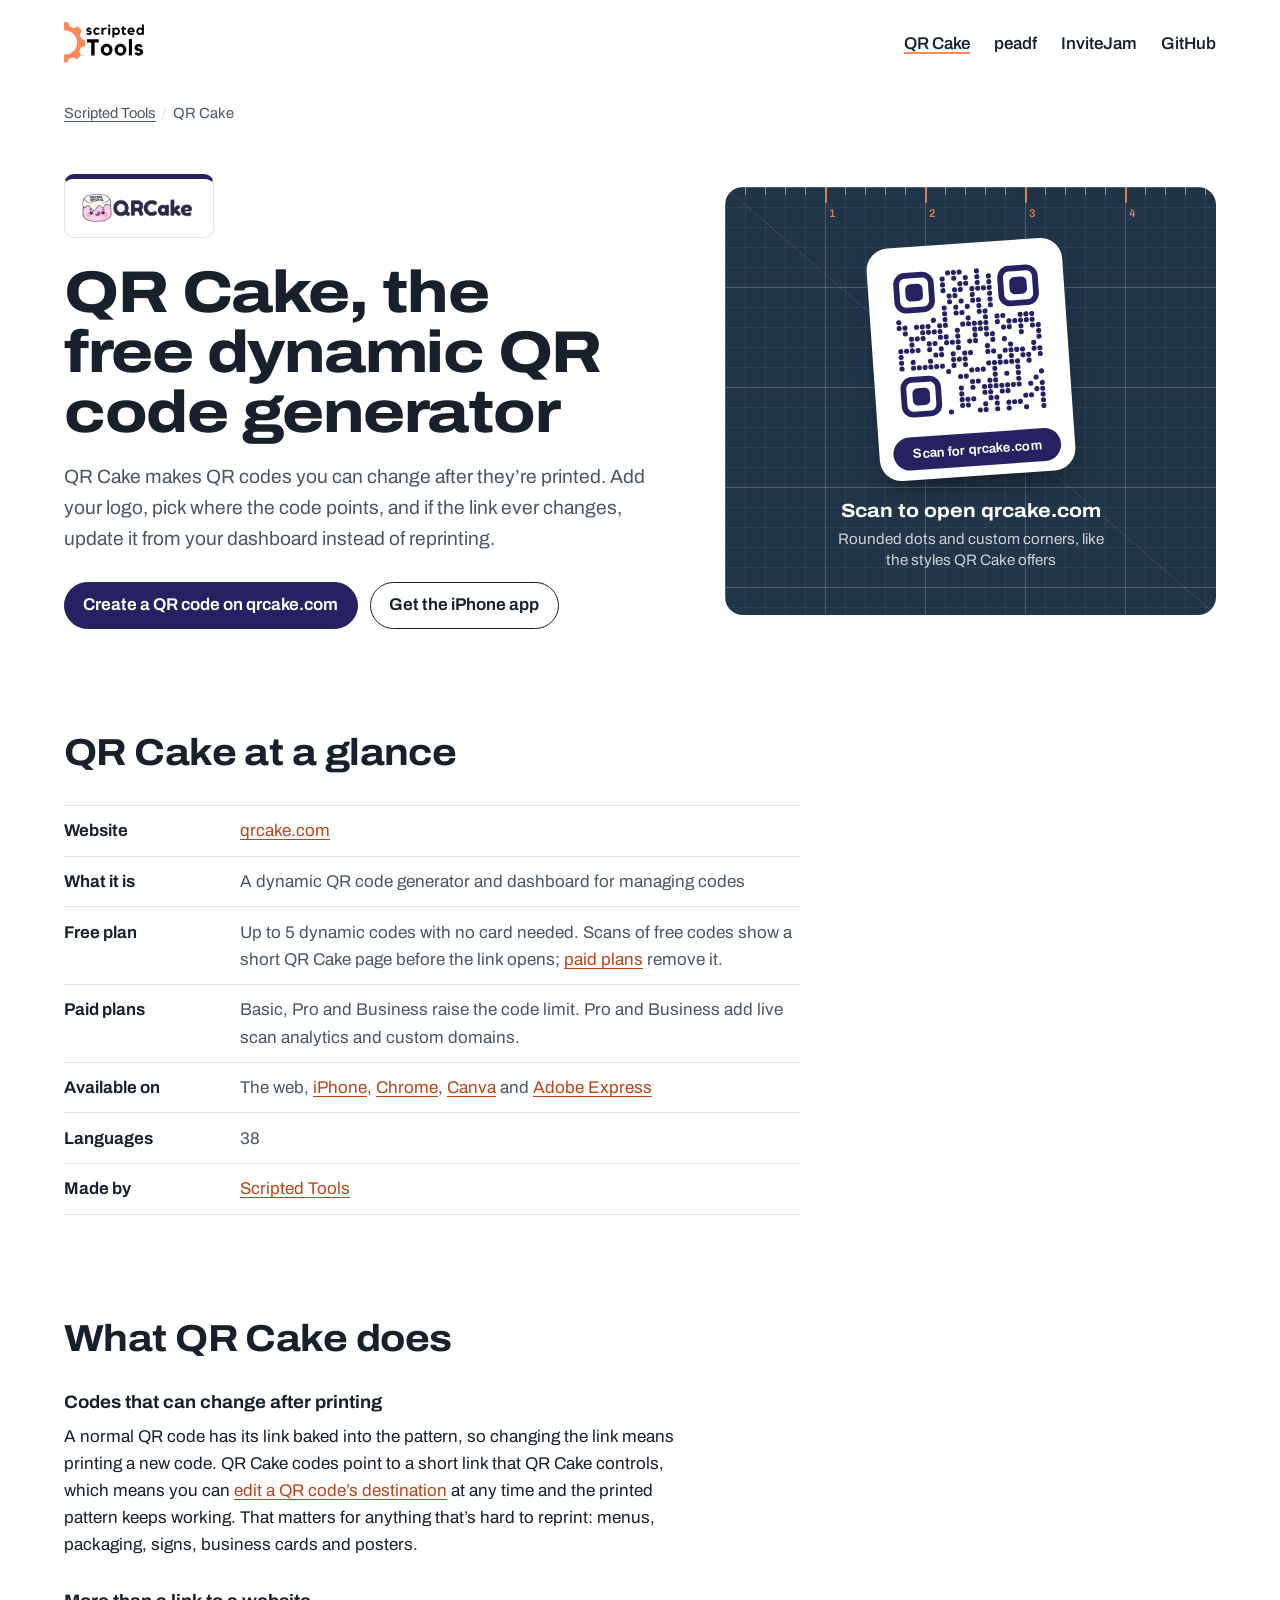
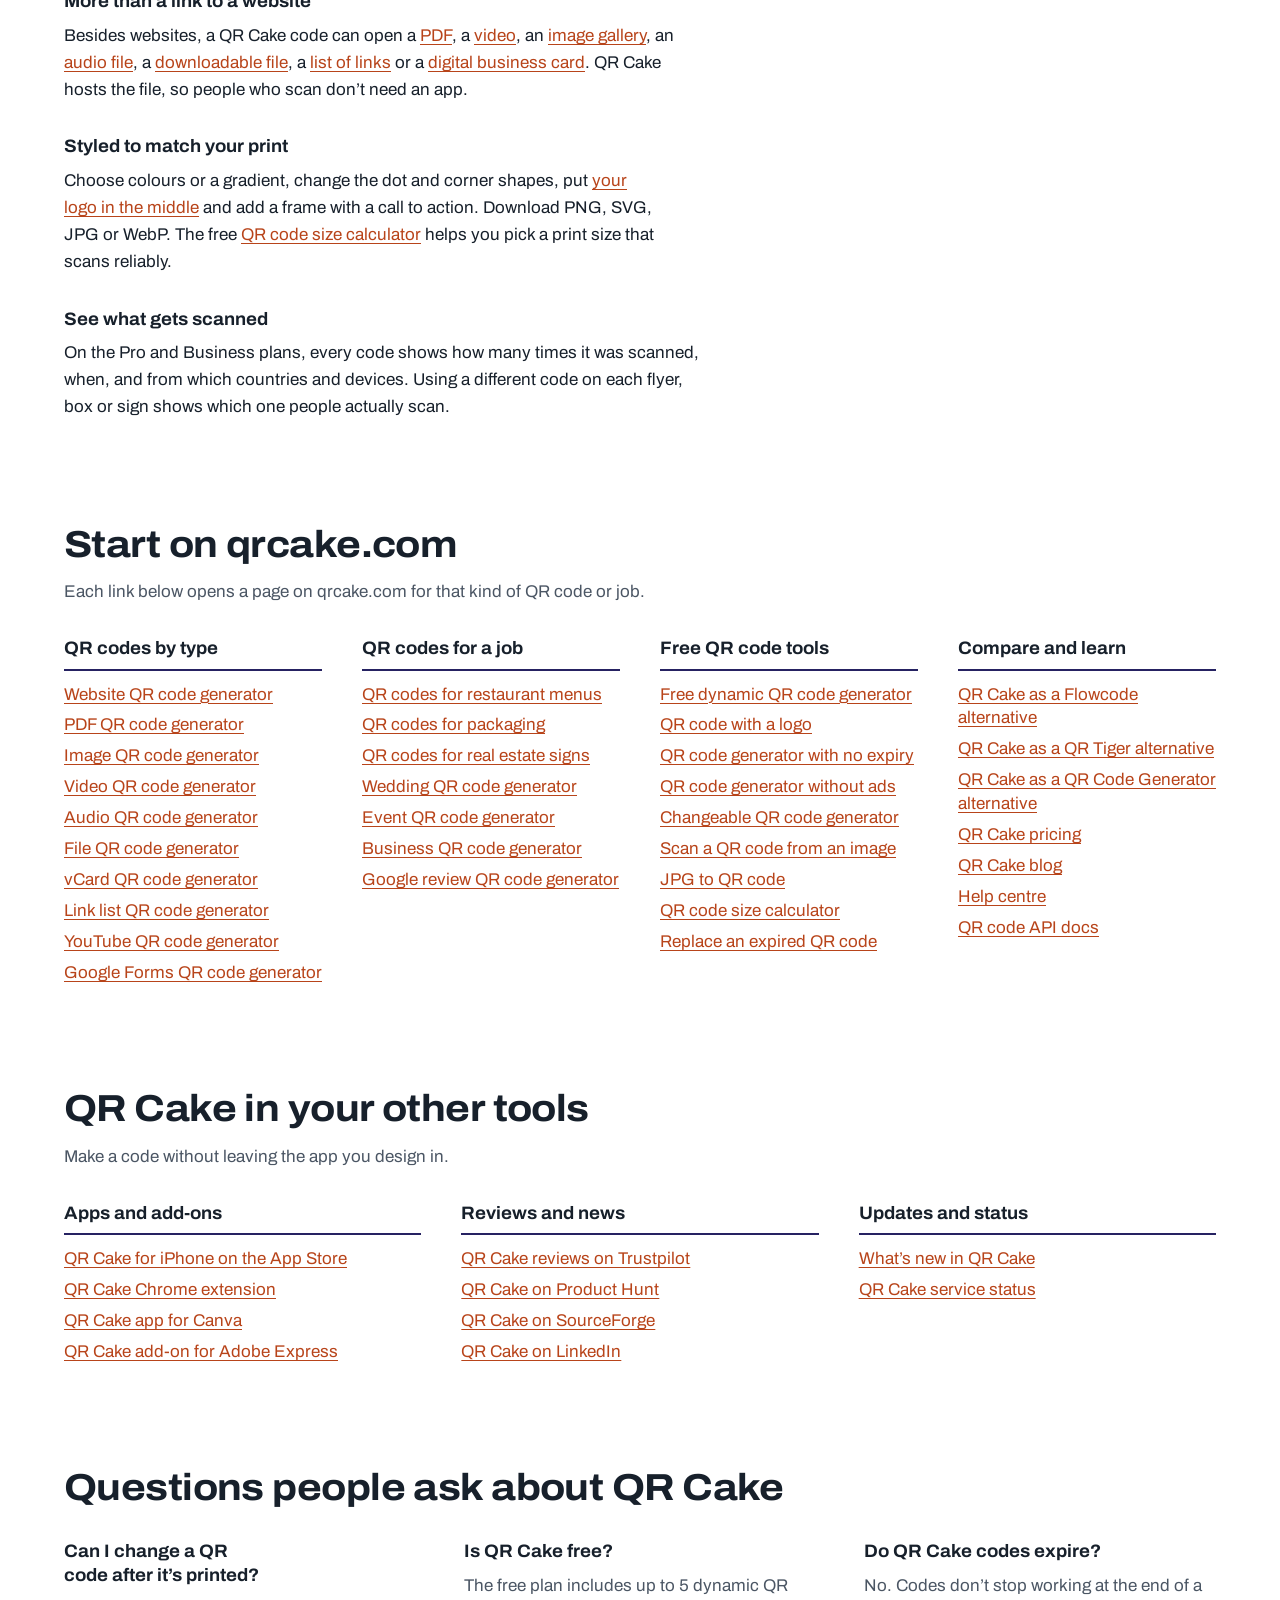
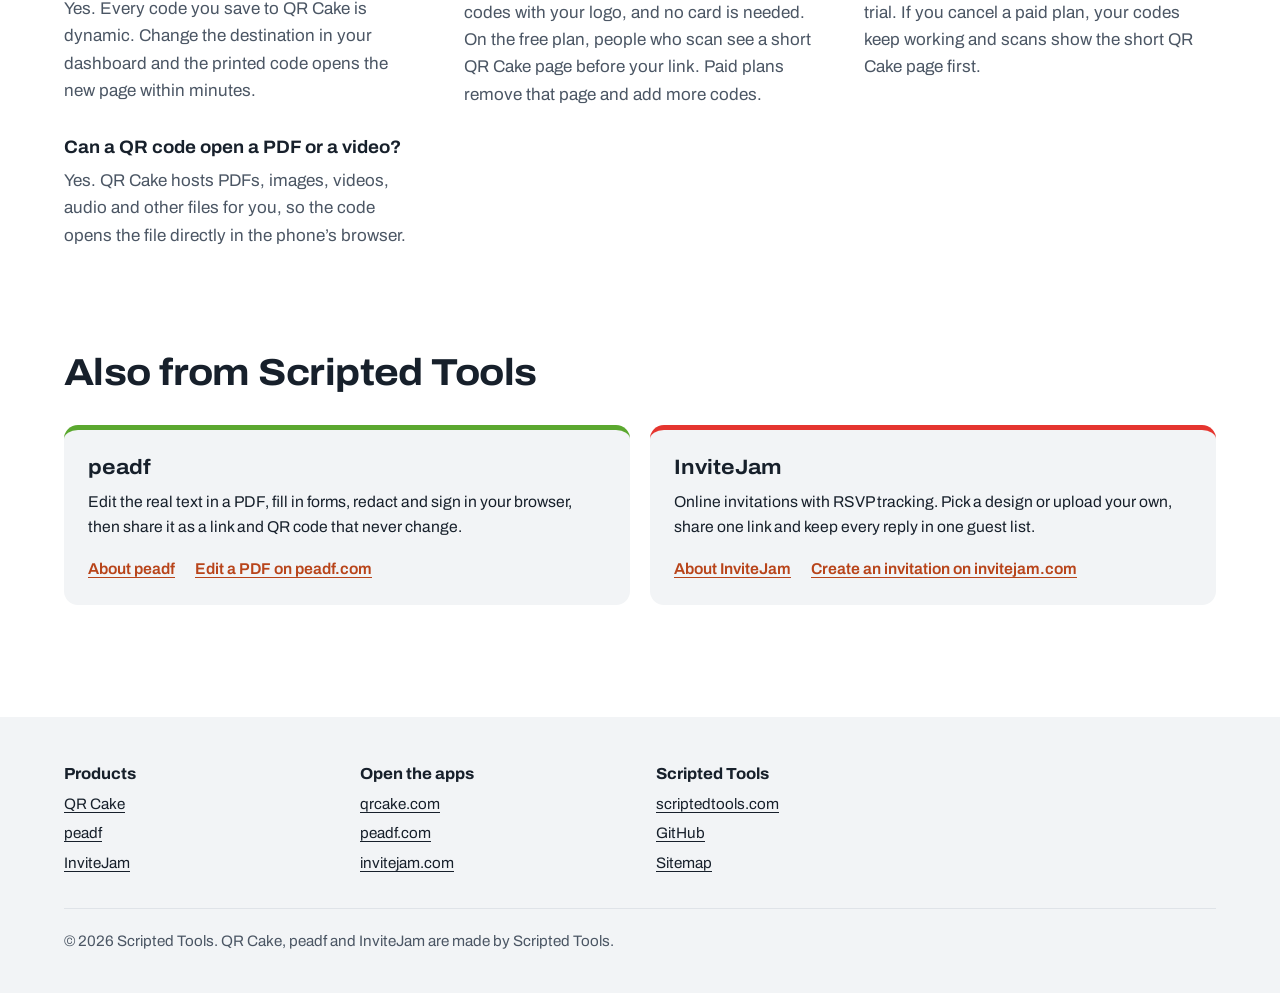
<file: qr-cake/index.html>
<!doctype html>
<html lang="en-GB">
<head>
  <meta charset="utf-8">
  <meta name="viewport" content="width=device-width, initial-scale=1">
  <title>QR Cake: free dynamic QR code generator | Scripted Tools</title>
  <meta name="description" content="QR Cake is a free dynamic QR code generator by Scripted Tools. Add a logo, change where a code points after printing and manage every code in one place.">
  <link rel="canonical" href="https://scriptedtools.github.io/qr-cake/">
  <meta name="robots" content="index, follow, max-image-preview:large">
  <meta name="theme-color" content="#203547">

  <meta property="og:type" content="website">
  <meta property="og:site_name" content="Scripted Tools">
  <meta property="og:locale" content="en_GB">
  <meta property="og:url" content="https://scriptedtools.github.io/qr-cake/">
  <meta property="og:title" content="QR Cake: free dynamic QR code generator">
  <meta property="og:description" content="Make QR codes you can edit after printing. Add a logo, track scans and manage every code in one place.">
  <meta property="og:image" content="https://scriptedtools.github.io/assets/og/qr-cake.png">
  <meta property="og:image:width" content="1200">
  <meta property="og:image:height" content="630">
  <meta property="og:image:alt" content="A QR Cake sticker with a scannable QR code on a cutting mat">
  <meta name="twitter:card" content="summary_large_image">

  <link rel="icon" href="/favicon.svg" type="image/svg+xml">
  <link rel="icon" href="/favicon-32.png" sizes="32x32" type="image/png">
  <link rel="apple-touch-icon" href="/apple-touch-icon.png">
  <link rel="preconnect" href="https://fonts.googleapis.com">
  <link rel="preconnect" href="https://fonts.gstatic.com" crossorigin>
  <link rel="stylesheet" href="https://fonts.googleapis.com/css2?family=Archivo:wdth,wght@62..125,100..900&display=swap">
  <link rel="stylesheet" href="/assets/site.css">

  <script type="application/ld+json">
  {
    "@context": "https://schema.org",
    "@graph": [
      {
        "@type": "WebPage",
        "@id": "https://scriptedtools.github.io/qr-cake/#webpage",
        "url": "https://scriptedtools.github.io/qr-cake/",
        "name": "QR Cake: free dynamic QR code generator",
        "inLanguage": "en-GB",
        "isPartOf": { "@id": "https://scriptedtools.github.io/#website" },
        "about": { "@id": "https://scriptedtools.github.io/qr-cake/#software" },
        "breadcrumb": { "@id": "https://scriptedtools.github.io/qr-cake/#breadcrumb" },
        "primaryImageOfPage": "https://scriptedtools.github.io/assets/og/qr-cake.png"
      },
      {
        "@type": "BreadcrumbList",
        "@id": "https://scriptedtools.github.io/qr-cake/#breadcrumb",
        "itemListElement": [
          { "@type": "ListItem", "position": 1, "name": "Scripted Tools", "item": "https://scriptedtools.github.io/" },
          { "@type": "ListItem", "position": 2, "name": "QR Cake", "item": "https://scriptedtools.github.io/qr-cake/" }
        ]
      },
      {
        "@type": "SoftwareApplication",
        "@id": "https://scriptedtools.github.io/qr-cake/#software",
        "name": "QR Cake",
        "alternateName": ["QRCake", "QR Cake - QR Code Generator"],
        "url": "https://qrcake.com/",
        "description": "QR Cake is a dynamic QR code generator and management platform. Every saved code is dynamic, so its destination can be changed after printing. Codes can open websites, PDFs, videos, images, audio, files, link lists and vCards, with logos, colours and frames.",
        "applicationCategory": "BusinessApplication",
        "operatingSystem": "Web, iOS",
        "image": "https://scriptedtools.github.io/assets/img/qr-cake-icon.png",
        "offers": { "@type": "Offer", "price": "0", "priceCurrency": "GBP", "description": "Free plan with up to 5 dynamic QR codes" },
        "featureList": [
          "Dynamic QR codes you can edit after printing",
          "QR codes for websites, PDFs, images, videos, audio, files, link lists and vCards",
          "Logo, colours, gradients, dot styles and frames",
          "PNG, SVG, JPG and WebP downloads",
          "Scan analytics and custom domains on Pro and Business plans"
        ],
        "publisher": { "@id": "https://qrcake.com/#organization" },
        "creator": { "@id": "https://scriptedtools.com/#organization" },
        "sameAs": [
          "https://apps.apple.com/app/qr-cake-qr-code-generator/id6799765920",
          "https://chromewebstore.google.com/detail/qr-cake/klmapjmojifpljlgggiipbhigfbkdaeg",
          "https://www.canva.com/apps/AAHAACEQ59o/qr-cake",
          "https://www.producthunt.com/products/qr-cake-free-dynamic-qr-code-generator",
          "https://trustpilot.com/review/qrcake.com",
          "https://www.linkedin.com/company/qr-cake",
          "https://sourceforge.net/software/product/QR-Cake/"
        ]
      },
      {
        "@type": "Organization",
        "@id": "https://qrcake.com/#organization",
        "name": "QR Cake",
        "url": "https://qrcake.com",
        "parentOrganization": { "@id": "https://scriptedtools.com/#organization" }
      },
      {
        "@type": "Organization",
        "@id": "https://scriptedtools.com/#organization",
        "name": "Scripted Tools",
        "url": "https://scriptedtools.com",
        "sameAs": ["https://github.com/scriptedtools", "https://scriptedtools.github.io/"]
      }
    ]
  }
  </script>
</head>
<body class="p-qr">
  <a class="skip" href="#main">Skip to content</a>

  <header class="site-head">
    <div class="wrap">
      <a class="brand" href="/" aria-label="Scripted Tools home">
        <picture>
          <source srcset="/assets/img/scripted-tools-logo-light.svg" media="(prefers-color-scheme: dark)">
          <img src="/assets/img/scripted-tools-logo.svg" alt="Scripted Tools" width="92" height="51">
        </picture>
      </a>
      <nav class="site-nav" aria-label="Main">
        <ul>
          <li><a href="/qr-cake/" aria-current="page">QR Cake</a></li>
          <li><a href="/peadf/">peadf</a></li>
          <li><a href="/invitejam/">InviteJam</a></li>
          <li><a href="https://github.com/scriptedtools">GitHub</a></li>
        </ul>
      </nav>
    </div>
  </header>

  <main id="main" class="wrap">
    <nav class="crumbs" aria-label="Breadcrumb">
      <ol>
        <li><a href="/">Scripted Tools</a></li>
        <li><span aria-current="page">QR Cake</span></li>
      </ol>
    </nav>

    <section class="p-hero" aria-labelledby="title">
      <div>
        <span class="label"><img src="/assets/img/qr-cake-logo.png" alt="QR Cake logo" width="154" height="45"></span>
        <h1 id="title">QR Cake, the free dynamic QR code generator</h1>
        <p class="lede">QR Cake makes QR codes you can change after they’re printed. Add your logo, pick where the code points, and if the link ever changes, update it from your dashboard instead of reprinting.</p>
        <p class="actions">
          <a class="btn btn--solid" href="https://qrcake.com/create">Create a QR code on qrcake.com</a>
          <a class="btn" href="https://apps.apple.com/app/qr-cake-qr-code-generator/id6799765920">Get the iPhone app</a>
        </p>
      </div>
      <div class="mat">
        <ol class="ruler" aria-hidden="true"><li>0</li><li>1</li><li>2</li><li>3</li><li>4</li><li>5</li></ol>
        <a class="item" href="https://qrcake.com/" style="--rot: -4deg">
          <span class="obj sticker">
            <img src="/assets/img/qrcake-qr.svg" alt="QR code that opens qrcake.com" width="168" height="168">
            <span class="frame" aria-hidden="true">Scan for qrcake.com</span>
          </span>
          <span class="caption"><b>Scan to open qrcake.com</b><span>Rounded dots and custom corners, like the styles QR Cake offers</span></span>
        </a>
      </div>
    </section>

    <section class="section" aria-labelledby="glance">
      <header><h2 id="glance">QR Cake at a glance</h2></header>
      <dl class="facts">
        <div><dt>Website</dt><dd><a href="https://qrcake.com/">qrcake.com</a></dd></div>
        <div><dt>What it is</dt><dd>A dynamic QR code generator and dashboard for managing codes</dd></div>
        <div><dt>Free plan</dt><dd>Up to 5 dynamic codes with no card needed. Scans of free codes show a short QR Cake page before the link opens; <a href="https://qrcake.com/prices">paid plans</a> remove it.</dd></div>
        <div><dt>Paid plans</dt><dd>Basic, Pro and Business raise the code limit. Pro and Business add live scan analytics and custom domains.</dd></div>
        <div><dt>Available on</dt><dd>The web, <a href="https://apps.apple.com/app/qr-cake-qr-code-generator/id6799765920">iPhone</a>, <a href="https://chromewebstore.google.com/detail/qr-cake/klmapjmojifpljlgggiipbhigfbkdaeg">Chrome</a>, <a href="https://www.canva.com/apps/AAHAACEQ59o/qr-cake">Canva</a> and <a href="https://new.express.adobe.com/add-ons?addOnId=w3h621gi1">Adobe Express</a></dd></div>
        <div><dt>Languages</dt><dd>38</dd></div>
        <div><dt>Made by</dt><dd><a href="/">Scripted Tools</a></dd></div>
      </dl>
    </section>

    <section class="section prose" aria-labelledby="what">
      <header><h2 id="what">What QR Cake does</h2></header>
      <h3>Codes that can change after printing</h3>
      <p>A normal QR code has its link baked into the pattern, so changing the link means printing a new code. QR Cake codes point to a short link that QR Cake controls, which means you can <a href="https://qrcake.com/editable-qr-code-generator">edit a QR code’s destination</a> at any time and the printed pattern keeps working. That matters for anything that’s hard to reprint: menus, packaging, signs, business cards and posters.</p>
      <h3>More than a link to a website</h3>
      <p>Besides websites, a QR Cake code can open a <a href="https://qrcake.com/pdf-qr-code-generator">PDF</a>, a <a href="https://qrcake.com/video-qr-code-generator">video</a>, an <a href="https://qrcake.com/image-qr-code-generator">image gallery</a>, an <a href="https://qrcake.com/audio-qr-code-generator">audio file</a>, a <a href="https://qrcake.com/file-qr-code-generator">downloadable file</a>, a <a href="https://qrcake.com/link-list-qr-code-generator">list of links</a> or a <a href="https://qrcake.com/vcard-qr-code-generator">digital business card</a>. QR Cake hosts the file, so people who scan don’t need an app.</p>
      <h3>Styled to match your print</h3>
      <p>Choose colours or a gradient, change the dot and corner shapes, put <a href="https://qrcake.com/qr-code-with-logo">your logo in the middle</a> and add a frame with a call to action. Download PNG, SVG, JPG or WebP. The free <a href="https://qrcake.com/qr-code-size-calculator">QR code size calculator</a> helps you pick a print size that scans reliably.</p>
      <h3>See what gets scanned</h3>
      <p>On the Pro and Business plans, every code shows how many times it was scanned, when, and from which countries and devices. Using a different code on each flyer, box or sign shows which one people actually scan.</p>
    </section>

    <section class="section" aria-labelledby="start">
      <header>
        <h2 id="start">Start on qrcake.com</h2>
        <p>Each link below opens a page on qrcake.com for that kind of QR code or job.</p>
      </header>
      <div class="cols">
        <div>
          <h3>QR codes by type</h3>
          <ul>
            <li><a href="https://qrcake.com/website-qr-code-generator">Website QR code generator</a></li>
            <li><a href="https://qrcake.com/pdf-qr-code-generator">PDF QR code generator</a></li>
            <li><a href="https://qrcake.com/image-qr-code-generator">Image QR code generator</a></li>
            <li><a href="https://qrcake.com/video-qr-code-generator">Video QR code generator</a></li>
            <li><a href="https://qrcake.com/audio-qr-code-generator">Audio QR code generator</a></li>
            <li><a href="https://qrcake.com/file-qr-code-generator">File QR code generator</a></li>
            <li><a href="https://qrcake.com/vcard-qr-code-generator">vCard QR code generator</a></li>
            <li><a href="https://qrcake.com/link-list-qr-code-generator">Link list QR code generator</a></li>
            <li><a href="https://qrcake.com/youtube-qr-code-generator">YouTube QR code generator</a></li>
            <li><a href="https://qrcake.com/google-forms-qr-code-generator">Google Forms QR code generator</a></li>
          </ul>
        </div>
        <div>
          <h3>QR codes for a job</h3>
          <ul>
            <li><a href="https://qrcake.com/qr-codes-for-restaurant-menus">QR codes for restaurant menus</a></li>
            <li><a href="https://qrcake.com/qr-codes-for-packaging">QR codes for packaging</a></li>
            <li><a href="https://qrcake.com/qr-codes-for-real-estate-signs">QR codes for real estate signs</a></li>
            <li><a href="https://qrcake.com/wedding-qr-code-generator">Wedding QR code generator</a></li>
            <li><a href="https://qrcake.com/event-qr-code-generator">Event QR code generator</a></li>
            <li><a href="https://qrcake.com/business-qr-code-generator">Business QR code generator</a></li>
            <li><a href="https://qrcake.com/review-qr-code-generator">Google review QR code generator</a></li>
          </ul>
        </div>
        <div>
          <h3>Free QR code tools</h3>
          <ul>
            <li><a href="https://qrcake.com/free-dynamic-qr-code-generator">Free dynamic QR code generator</a></li>
            <li><a href="https://qrcake.com/qr-code-with-logo">QR code with a logo</a></li>
            <li><a href="https://qrcake.com/qr-code-generator-no-expiry">QR code generator with no expiry</a></li>
            <li><a href="https://qrcake.com/qr-code-generator-without-ads">QR code generator without ads</a></li>
            <li><a href="https://qrcake.com/changeable-qr-code-generator">Changeable QR code generator</a></li>
            <li><a href="https://qrcake.com/scan-qr-code-from-image">Scan a QR code from an image</a></li>
            <li><a href="https://qrcake.com/jpg-to-qr-code">JPG to QR code</a></li>
            <li><a href="https://qrcake.com/qr-code-size-calculator">QR code size calculator</a></li>
            <li><a href="https://qrcake.com/replace-expired-qr-code">Replace an expired QR code</a></li>
          </ul>
        </div>
        <div>
          <h3>Compare and learn</h3>
          <ul>
            <li><a href="https://qrcake.com/flowcode-alternative">QR Cake as a Flowcode alternative</a></li>
            <li><a href="https://qrcake.com/qr-tiger-alternative">QR Cake as a QR Tiger alternative</a></li>
            <li><a href="https://qrcake.com/qr-code-generator-com-alternative">QR Cake as a QR Code Generator alternative</a></li>
            <li><a href="https://qrcake.com/prices">QR Cake pricing</a></li>
            <li><a href="https://qrcake.com/blog">QR Cake blog</a></li>
            <li><a href="https://qrcake.com/help">Help centre</a></li>
            <li><a href="https://qrcake.com/docs">QR code API docs</a></li>
          </ul>
        </div>
      </div>
    </section>

    <section class="section" aria-labelledby="elsewhere">
      <header>
        <h2 id="elsewhere">QR Cake in your other tools</h2>
        <p>Make a code without leaving the app you design in.</p>
      </header>
      <div class="cols">
        <div>
          <h3>Apps and add-ons</h3>
          <ul>
            <li><a href="https://apps.apple.com/app/qr-cake-qr-code-generator/id6799765920">QR Cake for iPhone on the App Store</a></li>
            <li><a href="https://chromewebstore.google.com/detail/qr-cake/klmapjmojifpljlgggiipbhigfbkdaeg">QR Cake Chrome extension</a></li>
            <li><a href="https://www.canva.com/apps/AAHAACEQ59o/qr-cake">QR Cake app for Canva</a></li>
            <li><a href="https://new.express.adobe.com/add-ons?addOnId=w3h621gi1">QR Cake add-on for Adobe Express</a></li>
          </ul>
        </div>
        <div>
          <h3>Reviews and news</h3>
          <ul>
            <li><a href="https://trustpilot.com/review/qrcake.com">QR Cake reviews on Trustpilot</a></li>
            <li><a href="https://www.producthunt.com/products/qr-cake-free-dynamic-qr-code-generator">QR Cake on Product Hunt</a></li>
            <li><a href="https://sourceforge.net/software/product/QR-Cake/">QR Cake on SourceForge</a></li>
            <li><a href="https://www.linkedin.com/company/qr-cake">QR Cake on LinkedIn</a></li>
          </ul>
        </div>
        <div>
          <h3>Updates and status</h3>
          <ul>
            <li><a href="https://updates.qrcake.com/">What’s new in QR Cake</a></li>
            <li><a href="https://status.qrcake.com/">QR Cake service status</a></li>
          </ul>
        </div>
      </div>
    </section>

    <section class="section" aria-labelledby="faq">
      <header><h2 id="faq">Questions people ask about QR Cake</h2></header>
      <div class="qa">
        <div>
          <h3>Can I change a QR code after it’s printed?</h3>
          <p>Yes. Every code you save to QR Cake is dynamic. Change the destination in your dashboard and the printed code opens the new page within minutes.</p>
        </div>
        <div>
          <h3>Is QR Cake free?</h3>
          <p>The free plan includes up to 5 dynamic QR codes with your logo, and no card is needed. On the free plan, people who scan see a short QR Cake page before your link. Paid plans remove that page and add more codes.</p>
        </div>
        <div>
          <h3>Do QR Cake codes expire?</h3>
          <p>No. Codes don’t stop working at the end of a trial. If you cancel a paid plan, your codes keep working and scans show the short QR Cake page first.</p>
        </div>
        <div>
          <h3>Can a QR code open a PDF or a video?</h3>
          <p>Yes. QR Cake hosts PDFs, images, videos, audio and other files for you, so the code opens the file directly in the phone’s browser.</p>
        </div>
      </div>
    </section>

    <section class="section" aria-labelledby="more">
      <header><h2 id="more">Also from Scripted Tools</h2></header>
      <div class="siblings">
        <article class="p-pea">
          <h3>peadf</h3>
          <p>Edit the real text in a PDF, fill in forms, redact and sign in your browser, then share it as a link and QR code that never change.</p>
          <p class="more"><a href="/peadf/">About peadf</a><a href="https://peadf.com/">Edit a PDF on peadf.com</a></p>
        </article>
        <article class="p-jam">
          <h3>InviteJam</h3>
          <p>Online invitations with RSVP tracking. Pick a design or upload your own, share one link and keep every reply in one guest list.</p>
          <p class="more"><a href="/invitejam/">About InviteJam</a><a href="https://invitejam.com/">Create an invitation on invitejam.com</a></p>
        </article>
      </div>
    </section>
  </main>

  <footer class="site-foot">
    <div class="wrap">
      <nav aria-labelledby="foot-products">
        <h2 id="foot-products">Products</h2>
        <ul>
          <li><a href="/qr-cake/">QR Cake</a></li>
          <li><a href="/peadf/">peadf</a></li>
          <li><a href="/invitejam/">InviteJam</a></li>
        </ul>
      </nav>
      <nav aria-labelledby="foot-apps">
        <h2 id="foot-apps">Open the apps</h2>
        <ul>
          <li><a href="https://qrcake.com/">qrcake.com</a></li>
          <li><a href="https://peadf.com/">peadf.com</a></li>
          <li><a href="https://invitejam.com/">invitejam.com</a></li>
        </ul>
      </nav>
      <nav aria-labelledby="foot-studio">
        <h2 id="foot-studio">Scripted Tools</h2>
        <ul>
          <li><a href="https://scriptedtools.com/">scriptedtools.com</a></li>
          <li><a href="https://github.com/scriptedtools">GitHub</a></li>
          <li><a href="/sitemap.xml">Sitemap</a></li>
        </ul>
      </nav>
      <p class="fine">© 2026 Scripted Tools. QR Cake, peadf and InviteJam are made by Scripted Tools.</p>
    </div>
  </footer>
</body>
</html>
</file>
<file: assets/site.css>
/* Scripted Tools on GitHub Pages
   One stylesheet for every page. Tokens first, then layout, then the cutting mat
   and the three paper objects, then page sections. */

:root {
  --paper: #ffffff;
  --ink: #17202b;
  --ink-2: #4b5664;
  --rule: #dfe3e8;
  --wash: #f2f4f6;

  --mat: #203547;
  --grid: rgba(255, 255, 255, 0.06);
  --grid-major: rgba(255, 255, 255, 0.15);
  --tick: #ff8759;

  --gear: #ff8759;
  --link: #b8441a;
  --focus: #ff8759;

  --qr: #262262;
  --qr-btn: #262262;
  --qr-tint: #ecebfb;
  --pea: #5ba82f;
  --pea-btn: #3d7a1c;
  --pea-tint: #eaf4e2;
  --jam: #e5352f;
  --jam-btn: #c3241e;
  --jam-tint: #fde7e5;

  --font: "Archivo", ui-sans-serif, system-ui, -apple-system, "Segoe UI", Roboto, sans-serif;
  --script: "Dancing Script", "Snell Roundhand", "Segoe Script", cursive;

  --page: 72rem;
  --gutter: clamp(1rem, 4vw, 2.5rem);
  --measure: 64ch;
  --lift: 0 1px 0 rgba(0, 0, 0, 0.06), 0 14px 28px -12px rgba(0, 0, 0, 0.55);
  --lift-hi: 0 1px 0 rgba(0, 0, 0, 0.06), 0 26px 40px -16px rgba(0, 0, 0, 0.6);

  color-scheme: light dark;
}

@media (prefers-color-scheme: dark) {
  :root {
    --paper: #10161d;
    --ink: #e9edf1;
    --ink-2: #a7b1bc;
    --rule: #26313c;
    --wash: #17202a;
    --mat: #1b2f3f;
    --link: #ffa47f;
    --qr-btn: #5b53c9;
    --qr-tint: #1f1e3d;
    --pea-btn: #3d7a1c;
    --pea-tint: #18281a;
    --jam-btn: #c3241e;
    --jam-tint: #2e1716;
  }
}

/* Base */

*, *::before, *::after { box-sizing: border-box; }

html { -webkit-text-size-adjust: 100%; text-size-adjust: 100%; }

body {
  margin: 0;
  background: var(--paper);
  color: var(--ink);
  font-family: var(--font);
  font-size: 1.0625rem;
  line-height: 1.6;
  font-variation-settings: "wdth" 100;
}

img, svg { display: block; max-width: 100%; height: auto; }

a { color: var(--link); text-underline-offset: 0.18em; text-decoration-thickness: 1px; }
a:hover { text-decoration-thickness: 2px; }

:focus-visible { outline: 3px solid var(--focus); outline-offset: 3px; border-radius: 4px; }

h1, h2, h3 { margin: 0; line-height: 1.08; text-wrap: balance; }

h1 {
  font-size: clamp(2.35rem, 5.4vw, 4.5rem);
  font-weight: 780;
  font-variation-settings: "wdth" 116;
  letter-spacing: -0.025em;
  line-height: 1.02;
}

h2 {
  font-size: clamp(1.65rem, 3vw, 2.35rem);
  font-weight: 720;
  font-variation-settings: "wdth" 110;
  letter-spacing: -0.015em;
}

h3 {
  font-size: 1.125rem;
  font-weight: 680;
  font-variation-settings: "wdth" 104;
  line-height: 1.3;
}

p { margin: 0; max-width: var(--measure); text-wrap: pretty; }
p + p { margin-top: 0.9em; }

.wrap { width: min(100% - 2 * var(--gutter), var(--page)); margin-inline: auto; }

.skip {
  position: absolute; left: 1rem; top: -4rem; z-index: 10;
  background: var(--ink); color: var(--paper); padding: 0.6rem 1rem; border-radius: 6px;
}
.skip:focus { top: 1rem; }

.visually-hidden {
  position: absolute !important; width: 1px; height: 1px; overflow: hidden;
  clip: rect(0 0 0 0); clip-path: inset(50%); white-space: nowrap;
}

/* Header and footer */

.site-head { padding-block: 1.1rem; }
.site-head .wrap { display: flex; flex-wrap: wrap; align-items: center; justify-content: space-between; gap: 0.75rem 2rem; }
.brand { display: block; width: 92px; flex: none; }
.brand img { width: 100%; }

.site-nav ul { display: flex; flex-wrap: wrap; gap: 0.25rem 1.5rem; margin: 0; padding: 0; list-style: none; }
.site-nav a { color: var(--ink); text-decoration: none; font-weight: 560; padding-block: 0.25rem; }
.site-nav a:hover, .site-nav a[aria-current="page"] { text-decoration: underline; text-decoration-color: var(--gear); text-decoration-thickness: 2px; }

.site-foot { margin-top: clamp(4rem, 10vw, 7rem); padding-block: 3rem 2.5rem; background: var(--wash); font-size: 0.95rem; }
.site-foot .wrap { display: grid; gap: 2rem; grid-template-columns: repeat(auto-fit, minmax(13rem, 1fr)); }
.site-foot h2 { font-size: 1rem; font-variation-settings: "wdth" 104; letter-spacing: 0; margin-bottom: 0.6rem; }
.site-foot ul { margin: 0; padding: 0; list-style: none; display: grid; gap: 0.35rem; }
.site-foot a { color: var(--ink); }
.site-foot .fine { grid-column: 1 / -1; color: var(--ink-2); border-top: 1px solid var(--rule); padding-top: 1.25rem; max-width: none; }

/* Buttons */

.actions { display: flex; flex-wrap: wrap; gap: 0.75rem; margin-top: 1.75rem; }

.btn {
  display: inline-flex; align-items: center; min-height: 2.9rem; padding: 0.55rem 1.15rem;
  border-radius: 999px; border: 1.5px solid currentColor; color: var(--ink);
  font-weight: 640; text-decoration: none; line-height: 1.2;
}
.btn:hover { background: var(--wash); }
.btn--solid { background: var(--accent-btn, var(--ink)); border-color: var(--accent-btn, var(--ink)); color: #fff; }
.btn--solid:hover { background: var(--accent-btn, var(--ink)); filter: brightness(1.12); }

/* Product accents: one custom property set per product */

.p-qr { --accent: var(--qr); --accent-btn: var(--qr-btn); --accent-tint: var(--qr-tint); }
.p-pea { --accent: var(--pea); --accent-btn: var(--pea-btn); --accent-tint: var(--pea-tint); }
.p-jam { --accent: var(--jam); --accent-btn: var(--jam-btn); --accent-tint: var(--jam-tint); }

/* Home hero */

.hero { padding-top: clamp(1.5rem, 5vw, 3.5rem); }
.hero__intro { display: grid; gap: 1.4rem 3rem; align-items: end; }
.hero h1 { max-width: 15ch; }
.hero .lede { font-size: clamp(1.1rem, 1.6vw, 1.2rem); color: var(--ink-2); max-width: 58ch; }
@media (min-width: 62rem) {
  .hero__intro { grid-template-columns: minmax(0, 1.5fr) minmax(0, 1fr); }
  .hero .lede { padding-bottom: 0.35rem; }
}

/* The cutting mat */

.mat {
  position: relative;
  margin-top: clamp(2rem, 5vw, 3.25rem);
  padding: clamp(3rem, 6vw, 4.25rem) clamp(1rem, 4vw, 3rem) clamp(2rem, 4vw, 2.75rem);
  border-radius: 18px;
  overflow: hidden;
  isolation: isolate;
  background:
    linear-gradient(var(--grid-major) 1px, transparent 1px) 0 0 / 100px 100px,
    linear-gradient(90deg, var(--grid-major) 1px, transparent 1px) 0 0 / 100px 100px,
    linear-gradient(var(--grid) 1px, transparent 1px) 0 0 / 20px 20px,
    linear-gradient(90deg, var(--grid) 1px, transparent 1px) 0 0 / 20px 20px,
    var(--mat);
}

/* 45 degree guide, like the angle lines printed on a real mat */
.mat::before {
  content: ""; position: absolute; inset: 0; z-index: -1; pointer-events: none;
  background: linear-gradient(to top right, transparent calc(50% - 0.5px), var(--grid-major) 50%, transparent calc(50% + 0.5px));
}

/* Ruler ticks along the top edge */
.mat::after {
  content: ""; position: absolute; left: 0; right: 0; top: 0; height: 16px; pointer-events: none;
  background:
    repeating-linear-gradient(90deg, var(--tick) 0 1.5px, transparent 1.5px 100px) 0 0 / 100% 16px no-repeat,
    repeating-linear-gradient(90deg, var(--tick) 0 1px, transparent 1px 20px) 0 0 / 100% 8px no-repeat;
  opacity: 0.85;
}

.ruler {
  position: absolute; left: 0; top: 18px; display: flex; margin: 0; padding: 0; list-style: none;
  color: var(--tick); font-size: 0.7rem; font-weight: 600; font-variant-numeric: tabular-nums; opacity: 0.85;
}
.ruler li { width: 100px; padding-left: 4px; }
.ruler li:first-child { visibility: hidden; }

.desk {
  display: flex; flex-wrap: wrap; justify-content: space-around; align-items: center;
  gap: clamp(2.5rem, 5vw, 3rem) 2rem; margin: 0; padding: 0; list-style: none;
}

.item {
  --rot: 0deg;
  display: flex; flex-direction: column; align-items: center; gap: 1.25rem;
  color: #fff; text-decoration: none; text-align: center;
}
.item:focus-visible { outline-offset: 10px; border-radius: 12px; }

.item .obj { transform: rotate(var(--rot)); box-shadow: var(--lift); transition: transform 220ms ease, box-shadow 220ms ease; }
.item:hover .obj, .item:focus-visible .obj { transform: rotate(0deg) translateY(-6px); box-shadow: var(--lift-hi); }

.caption { display: grid; gap: 0.1rem; max-width: 17rem; }
.caption b { font-size: 1.2rem; font-weight: 720; font-variation-settings: "wdth" 110; }
.caption span { color: rgba(255, 255, 255, 0.78); font-size: 0.95rem; line-height: 1.4; }
.item:hover .caption b, .item:focus-visible .caption b { text-decoration: underline; text-decoration-color: var(--tick); text-decoration-thickness: 2px; text-underline-offset: 0.2em; }

@media (prefers-reduced-motion: no-preference) {
  .desk > li { animation: settle 700ms cubic-bezier(0.2, 0.8, 0.25, 1) both; }
  .desk > li:nth-child(2) { animation-delay: 120ms; }
  .desk > li:nth-child(3) { animation-delay: 240ms; }
  @keyframes settle {
    from { opacity: 0; transform: translateY(-28px) scale(1.04); }
    to { opacity: 1; transform: none; }
  }
}

@media (prefers-reduced-motion: reduce) {
  .item .obj { transition: none; }
}

/* Paper object: QR sticker */

.sticker {
  width: 196px; padding: 14px 14px 10px; border-radius: 22px; background: #fff;
  display: grid; gap: 8px; justify-items: center;
}
.sticker img { width: 168px; height: 168px; }
.sticker .frame {
  width: 100%; padding: 6px 10px; border-radius: 999px; background: var(--qr); color: #fff;
  font-size: 0.82rem; font-weight: 650; letter-spacing: 0.01em;
}

/* Paper object: PDF page. The folded corner is a clip-path, which would also clip a
   box-shadow, so the sheet sits in a .paper wrapper that casts a drop-shadow instead. */

.obj.paper, .item .obj.paper { box-shadow: none; filter: drop-shadow(0 1px 0 rgba(0, 0, 0, 0.06)) drop-shadow(0 12px 12px rgba(0, 0, 0, 0.42)); transition: transform 220ms ease, filter 220ms ease; }
.item:hover .obj.paper, .item:focus-visible .obj.paper { box-shadow: none; filter: drop-shadow(0 1px 0 rgba(0, 0, 0, 0.06)) drop-shadow(0 22px 18px rgba(0, 0, 0, 0.48)); }
.paper .sheet { display: block; }

.sheet {
  position: relative; width: 196px; aspect-ratio: 1 / 1.414; padding: 22px 18px; background: #fff; color: #17202b;
  text-align: left; font-size: 0.66rem; line-height: 1.35;
  clip-path: polygon(0 0, calc(100% - 26px) 0, 100% 26px, 100% 100%, 0 100%);
}
.sheet::after {
  content: ""; position: absolute; top: 0; right: 0; width: 26px; height: 26px;
  background: linear-gradient(to bottom left, transparent 50%, #dfe5da 50%);
}
.sheet .title { display: block; font-size: 1rem; font-weight: 760; font-variation-settings: "wdth" 112; margin-bottom: 4px; }
.sheet .sub { display: block; color: #6b7480; margin-bottom: 12px; }
.sheet .row { display: flex; justify-content: space-between; gap: 6px; padding: 4px 2px; }
.sheet .row + .row { border-top: 1px dotted #c9ced4; }
.sheet .row.edit { outline: 1.5px solid var(--pea); outline-offset: 1px; border-radius: 2px; background: #f1f8ec; }
.sheet .row.edit i { font-style: normal; border-right: 1.5px solid var(--pea); padding-right: 1px; }
.sheet .head { display: block; margin: 12px 0 2px; font-weight: 700; font-size: 0.72rem; color: #3d7a1c; }
.sheet .foot { position: absolute; left: 18px; right: 18px; bottom: 14px; color: #8a929c; font-size: 0.58rem; }

/* Paper object: envelope */

.envelope {
  position: relative; width: 252px; height: 168px; border-radius: 4px; background: #f3d6df; color: #3d2730;
  display: grid; place-content: center; text-align: center;
}
.envelope .to { font-family: var(--script); font-size: 1.35rem; line-height: 1; }
.envelope .name { margin-top: 6px; font-size: 0.72rem; font-weight: 650; letter-spacing: 0.16em; }
/* Perforated edge: envelope-coloured dots centred on each side of a white stamp */
.envelope .stamp {
  --perf: radial-gradient(circle, #f3d6df 2.3px, transparent 2.8px);
  position: absolute; top: 12px; right: 12px; width: 48px; height: 56px; padding: 6px;
  background:
    var(--perf) -3.5px -3.5px / 7px 7px repeat-x,
    var(--perf) -3.5px calc(100% + 3.5px) / 7px 7px repeat-x,
    var(--perf) -3.5px -3.5px / 7px 7px repeat-y,
    var(--perf) calc(100% + 3.5px) -3.5px / 7px 7px repeat-y,
    #fff;
}
.envelope .stamp img { width: 100%; height: 100%; object-fit: contain; background: #fdf1e4; padding: 3px; }
.envelope .postmark {
  position: absolute; top: 22px; right: 46px; width: 40px; height: 40px; border-radius: 50%;
  border: 1.5px solid rgba(61, 39, 48, 0.32);
}
.envelope .postmark::after {
  content: ""; position: absolute; top: 9px; right: 36px; width: 34px; height: 20px;
  background: repeating-linear-gradient(0deg, transparent 0 5px, rgba(61, 39, 48, 0.28) 5px 6.5px);
}

/* Home: product sections */

.section { margin-top: clamp(4rem, 9vw, 6.5rem); }
.section > header { margin-bottom: 2rem; }
.section > header p { margin-top: 0.8rem; color: var(--ink-2); }

.product {
  display: grid; gap: 1.5rem 3rem; grid-template-columns: minmax(0, 1fr);
  padding-top: 2.5rem; border-top: 1px solid var(--rule);
}
.product + .product { margin-top: clamp(3rem, 7vw, 4.5rem); }
@media (min-width: 52rem) {
  .product { grid-template-columns: 15rem minmax(0, 1fr); }
  .product__side { position: sticky; top: 1.5rem; align-self: start; }
}

/* Logos sit on a white label so brand colours hold up in dark mode too */
.label {
  display: inline-flex; align-items: center; padding: 12px 16px; background: #fff; border-radius: 10px;
  border: 1px solid var(--rule); border-top: 5px solid var(--accent, var(--gear));
}
.label img { height: 34px; width: auto; }

.product__side .domain { display: inline-block; margin-top: 0.9rem; font-weight: 620; }
.product h2 { margin-bottom: 1rem; }
.product h3 { margin-top: 2rem; margin-bottom: 0.75rem; }

.facts { display: grid; gap: 0; margin: 1.75rem 0 0; max-width: 46rem; border-top: 1px solid var(--rule); }
.facts > div { display: grid; grid-template-columns: minmax(0, 1fr); gap: 0.1rem 1.5rem; padding: 0.7rem 0; border-bottom: 1px solid var(--rule); }
@media (min-width: 36rem) { .facts > div { grid-template-columns: 9.5rem minmax(0, 1fr); } }
.facts dt { font-weight: 650; }
.facts dd { margin: 0; color: var(--ink-2); }

.links { display: flex; flex-wrap: wrap; gap: 0.5rem; margin: 0; padding: 0; list-style: none; }
.links a {
  display: inline-block; padding: 0.38rem 0.8rem; border-radius: 999px; background: var(--accent-tint, var(--wash));
  color: var(--ink); text-decoration: none; font-size: 0.95rem;
}
.links a:hover { text-decoration: underline; text-decoration-color: var(--accent); }

/* Home: using the tools together */

.together { display: grid; gap: 1.25rem; grid-template-columns: repeat(auto-fit, minmax(17rem, 1fr)); }
.together article { padding: 1.5rem; border-radius: 14px; background: var(--wash); }
.together h3 { margin-bottom: 0.6rem; }
.together p { font-size: 0.98rem; }
.uses { display: flex; flex-wrap: wrap; gap: 0.4rem; margin: 1rem 0 0; padding: 0; list-style: none; }
.uses li { display: inline-flex; align-items: center; gap: 0.4rem; font-size: 0.85rem; font-weight: 620; color: var(--ink-2); }
.uses li::before { content: ""; width: 0.6rem; height: 0.6rem; border-radius: 50%; background: var(--accent); }
.uses li + li { margin-left: 0.5rem; }

.about { display: grid; gap: 1.5rem 3rem; }
@media (min-width: 52rem) { .about { grid-template-columns: 15rem minmax(0, 1fr); } }
.about .gear { width: 120px; }

/* Project pages */

.crumbs { margin-top: 1rem; font-size: 0.92rem; color: var(--ink-2); }
.crumbs ol { display: flex; flex-wrap: wrap; gap: 0.4rem; margin: 0; padding: 0; list-style: none; }
.crumbs li + li::before { content: "/"; margin-right: 0.4rem; color: var(--rule); }
.crumbs a { color: var(--ink-2); }

.p-hero { display: grid; gap: 2.5rem 3rem; align-items: center; padding-top: clamp(1.5rem, 4vw, 3rem); }
@media (min-width: 56rem) { .p-hero { grid-template-columns: minmax(0, 1.25fr) minmax(0, 1fr); } }
.p-hero h1 { font-size: clamp(2.2rem, 4.6vw, 3.8rem); margin-top: 1.5rem; }
.p-hero .lede { margin-top: 1.25rem; font-size: clamp(1.08rem, 1.5vw, 1.2rem); color: var(--ink-2); }
.p-hero .mat { margin-top: 0; padding: 3.5rem 1.5rem 2.75rem; display: grid; place-items: center; }

.cols { display: grid; gap: 2rem 2.5rem; grid-template-columns: repeat(auto-fit, minmax(15rem, 1fr)); }
.cols h3 { margin-bottom: 0.75rem; padding-bottom: 0.5rem; border-bottom: 2px solid var(--accent); }
.cols ul { margin: 0; padding: 0; list-style: none; display: grid; gap: 0.45rem; }
.cols li { line-height: 1.4; }

.prose p + h3 { margin-top: 2rem; }
.prose h3 { margin-bottom: 0.5rem; }

.qa { display: grid; gap: 1.75rem 3rem; grid-template-columns: repeat(auto-fit, minmax(20rem, 1fr)); }
.qa h3 { margin-bottom: 0.5rem; }
.qa p { color: var(--ink-2); }

.siblings { display: grid; gap: 1.25rem; grid-template-columns: repeat(auto-fit, minmax(18rem, 1fr)); }
.siblings article { padding: 1.5rem; border-radius: 14px; background: var(--wash); border-top: 5px solid var(--accent); }
.siblings h3 { font-size: 1.3rem; font-variation-settings: "wdth" 110; margin-bottom: 0.5rem; }
.siblings p { font-size: 0.98rem; }
.siblings .more { display: flex; flex-wrap: wrap; gap: 0.4rem 1.25rem; margin-top: 1rem; font-weight: 620; }

/* 404 */

.lost { padding-top: clamp(3rem, 8vw, 6rem); }
.lost p { margin-top: 1rem; color: var(--ink-2); }
</file>
